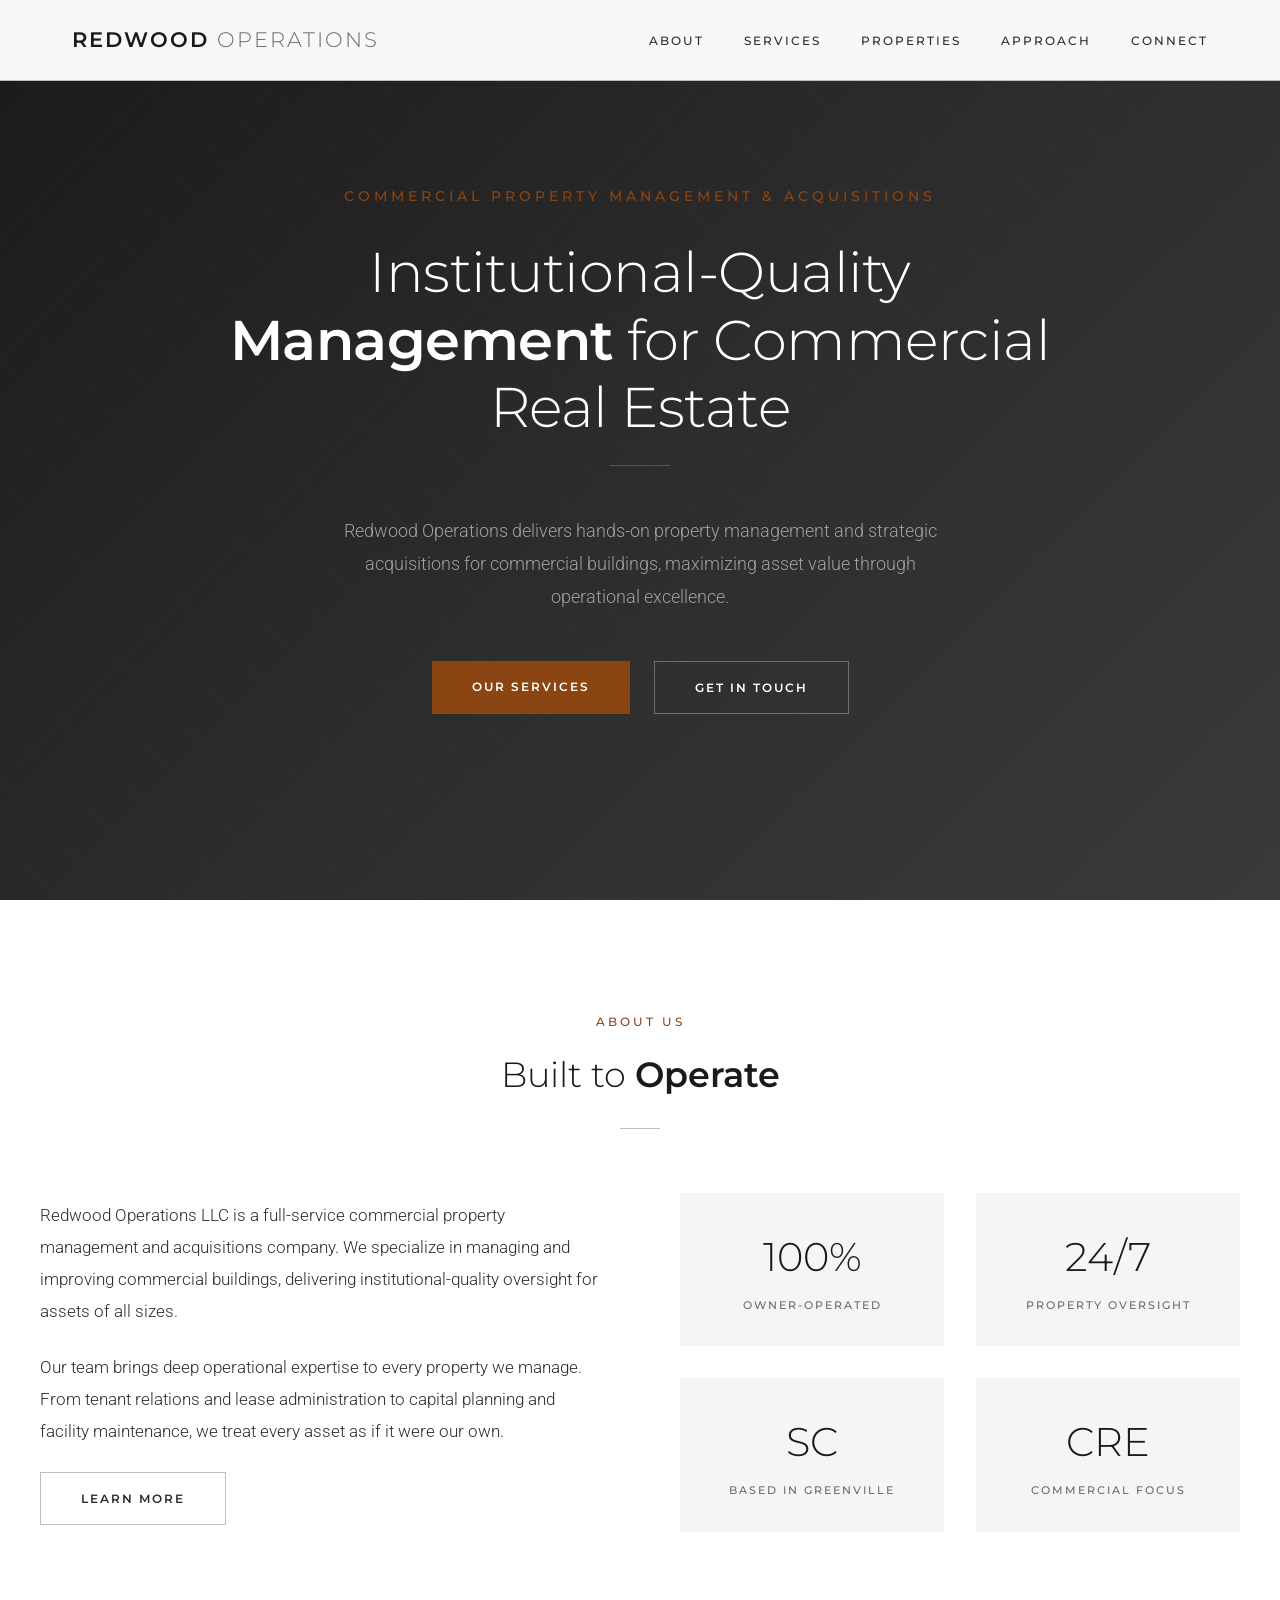
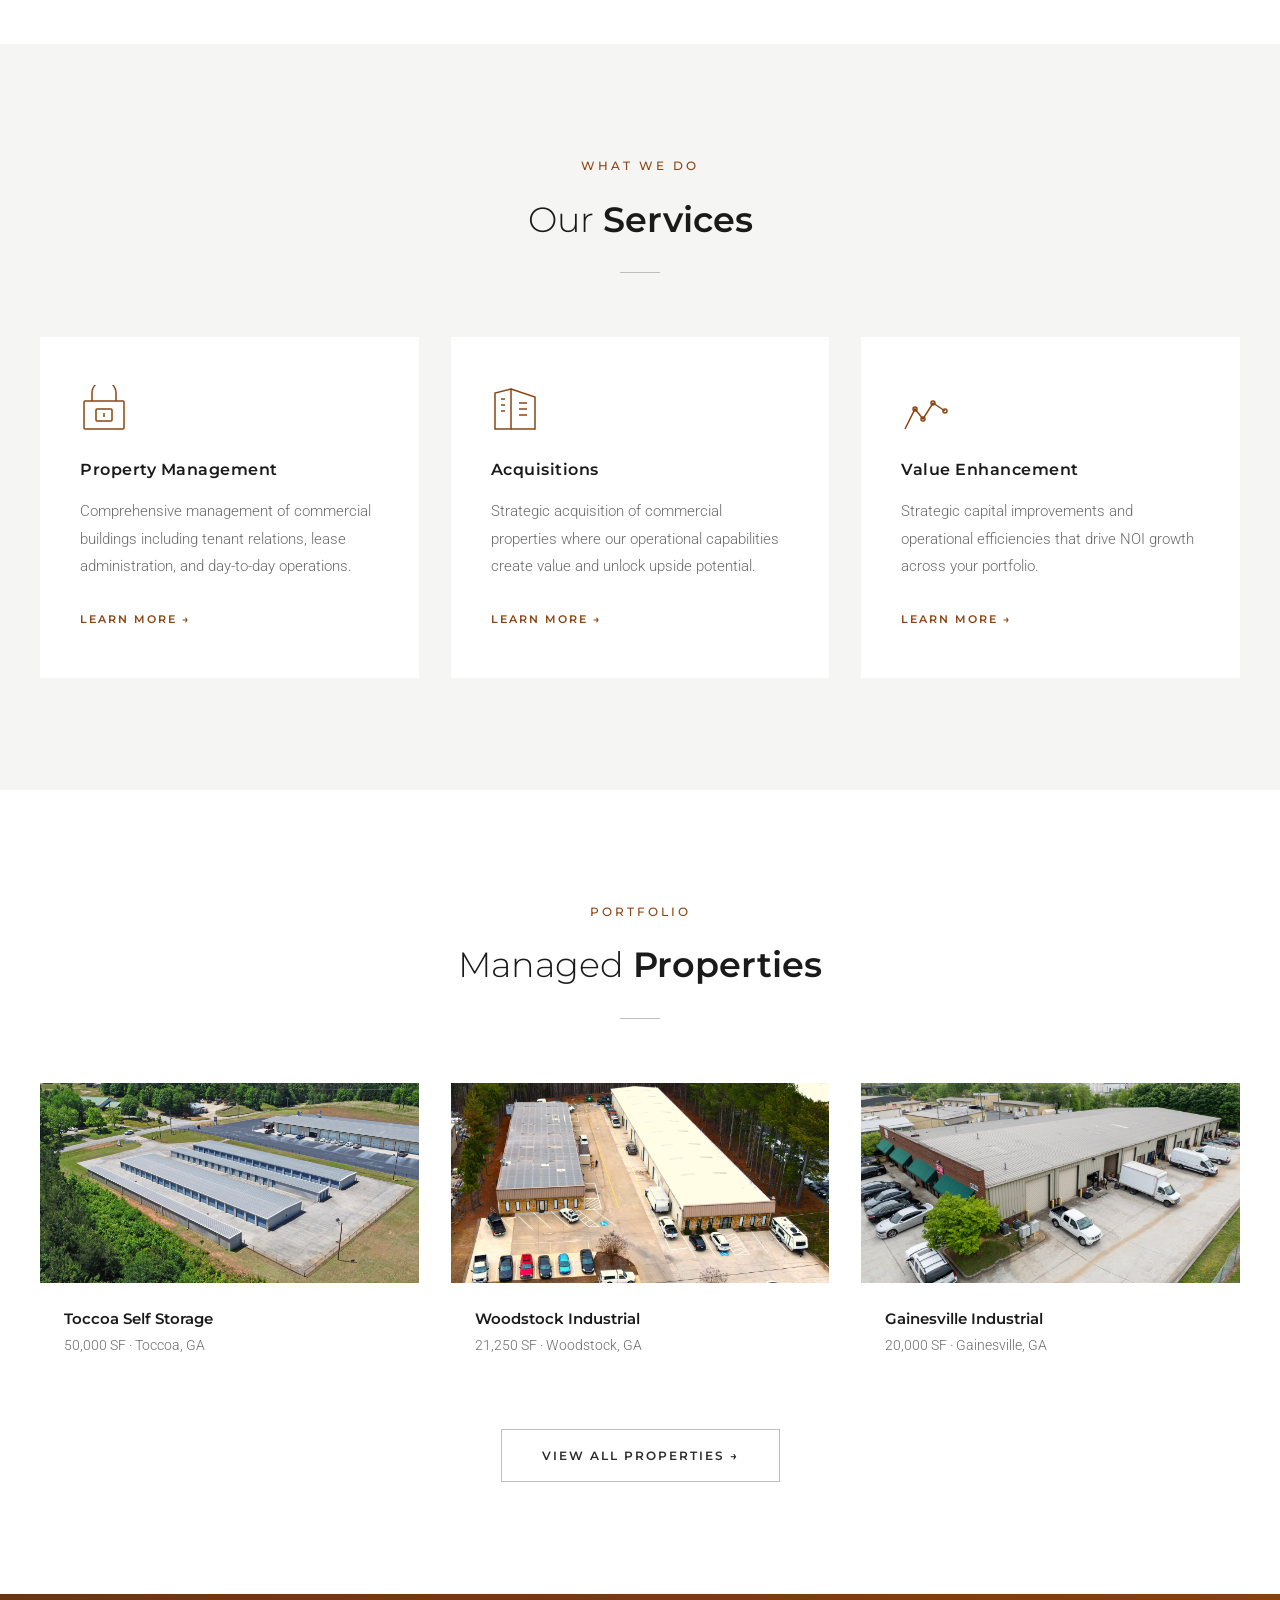
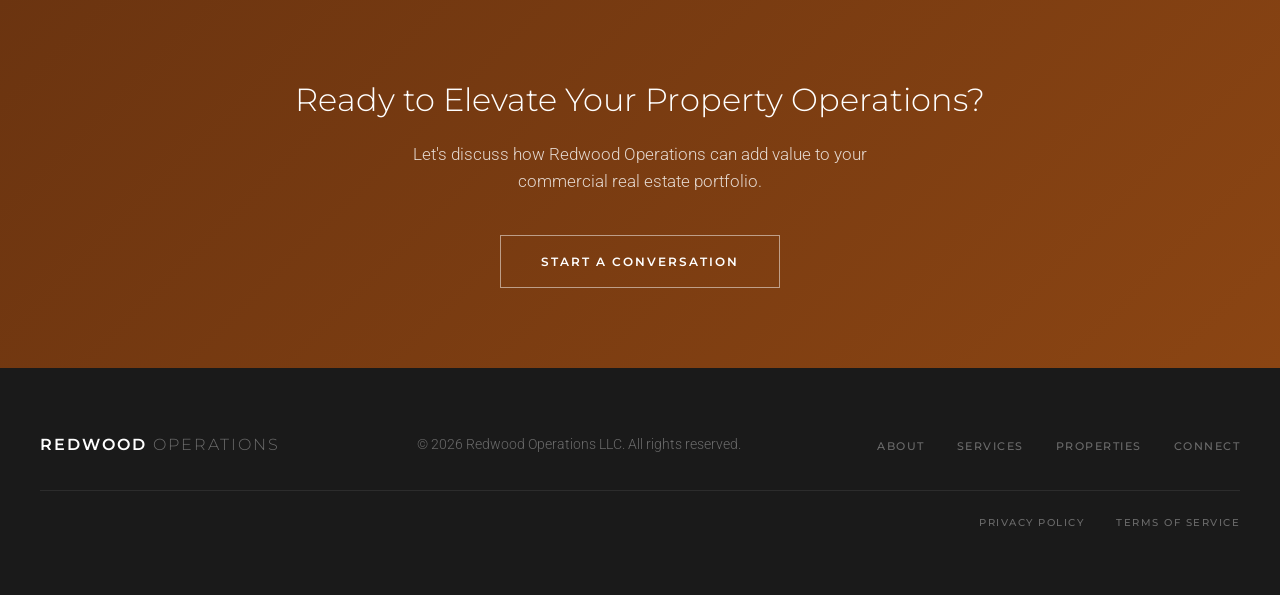
<file: index.html>
<!DOCTYPE html>
<html lang="en">
<head>
  <meta charset="UTF-8">
  <meta name="viewport" content="width=device-width, initial-scale=1.0">
  <title>Redwood Operations | Commercial Property Management & Acquisitions</title>
  <meta name="description" content="Redwood Operations LLC specializes in commercial property management and acquisitions, delivering institutional-quality oversight for commercial real estate assets.">
  <link rel="shortcut icon" type="image/x-icon" href="favicon.ico">
  <link rel="apple-touch-icon" href="apple-touch-icon.png">
  <link rel="preconnect" href="https://fonts.googleapis.com">
  <link rel="preconnect" href="https://fonts.gstatic.com" crossorigin>
  <link href="https://fonts.googleapis.com/css2?family=Montserrat:wght@300;400;500;600;700&family=Roboto:wght@300;400;500;700&display=swap" rel="stylesheet">
  <link rel="stylesheet" href="styles.css">
</head>
<body>

  <!-- Navigation -->
  <nav class="nav" id="nav">
    <div class="nav-inner">
      <a href="index.html" class="logo">Redwood <span>Operations</span></a>
      <ul class="nav-links" id="navLinks">
        <li><a href="about.html">About</a></li>
        <li><a href="services.html">Services</a></li>
        <li><a href="properties.html">Properties</a></li>
        <li><a href="approach.html">Approach</a></li>
        <li><a href="connect.html">Connect</a></li>
      </ul>
      <button class="mobile-toggle" id="mobileToggle" aria-label="Toggle navigation">
        <span></span>
        <span></span>
        <span></span>
      </button>
    </div>
  </nav>

  <!-- Hero -->
  <section class="hero" id="home">
    <div class="hero-content">
      <p class="hero-tagline">Commercial Property Management & Acquisitions</p>
      <h1>Institutional-Quality <strong>Management</strong> for Commercial Real Estate</h1>
      <div class="hero-divider"></div>
      <p class="hero-sub">Redwood Operations delivers hands-on property management and strategic acquisitions for commercial buildings, maximizing asset value through operational excellence.</p>
      <div class="btn-group">
        <a href="services.html" class="btn btn-primary">Our Services</a>
        <a href="connect.html" class="btn btn-outline">Get in Touch</a>
      </div>
    </div>
  </section>

  <!-- About Preview -->
  <section class="section about" id="about">
    <div class="section-inner">
      <div class="section-header">
        <p class="section-label">About Us</p>
        <h2 class="section-title">Built to <strong>Operate</strong></h2>
        <div class="section-divider"></div>
      </div>
      <div class="about-grid">
        <div class="about-text">
          <p>Redwood Operations LLC is a full-service commercial property management and acquisitions company. We specialize in managing and improving commercial buildings, delivering institutional-quality oversight for assets of all sizes.</p>
          <p>Our team brings deep operational expertise to every property we manage. From tenant relations and lease administration to capital planning and facility maintenance, we treat every asset as if it were our own.</p>
          <a href="about.html" class="btn btn-outline-dark">Learn More</a>
        </div>
        <div class="about-stats">
          <div class="stat">
            <div class="stat-number">100%</div>
            <div class="stat-label">Owner-Operated</div>
          </div>
          <div class="stat">
            <div class="stat-number">24/7</div>
            <div class="stat-label">Property Oversight</div>
          </div>
          <div class="stat">
            <div class="stat-number">SC</div>
            <div class="stat-label">Based in Greenville</div>
          </div>
          <div class="stat">
            <div class="stat-number">CRE</div>
            <div class="stat-label">Commercial Focus</div>
          </div>
        </div>
      </div>
    </div>
  </section>

  <!-- Services Preview -->
  <section class="section services">
    <div class="section-inner">
      <div class="section-header">
        <p class="section-label">What We Do</p>
        <h2 class="section-title">Our <strong>Services</strong></h2>
        <div class="section-divider"></div>
      </div>
      <div class="preview-grid">
        <a href="services.html" class="preview-card">
          <div class="service-icon">
            <svg viewBox="0 0 48 48" xmlns="http://www.w3.org/2000/svg">
              <rect x="4" y="16" width="40" height="28" rx="1"/>
              <path d="M12 16V8a12 12 0 0 1 24 0v8"/>
              <rect x="16" y="24" width="16" height="12" rx="1"/>
              <line x1="24" y1="28" x2="24" y2="32"/>
            </svg>
          </div>
          <h3>Property Management</h3>
          <p>Comprehensive management of commercial buildings including tenant relations, lease administration, and day-to-day operations.</p>
          <span class="card-link">Learn More &rarr;</span>
        </a>
        <a href="services.html" class="preview-card">
          <div class="service-icon">
            <svg viewBox="0 0 48 48" xmlns="http://www.w3.org/2000/svg">
              <path d="M4 44V8l16-4v40z"/>
              <path d="M20 4l24 8v32H20"/>
              <line x1="10" y1="14" x2="14" y2="14"/>
              <line x1="10" y1="20" x2="14" y2="20"/>
              <line x1="10" y1="26" x2="14" y2="26"/>
              <line x1="28" y1="18" x2="36" y2="18"/>
              <line x1="28" y1="24" x2="36" y2="24"/>
              <line x1="28" y1="30" x2="36" y2="30"/>
            </svg>
          </div>
          <h3>Acquisitions</h3>
          <p>Strategic acquisition of commercial properties where our operational capabilities create value and unlock upside potential.</p>
          <span class="card-link">Learn More &rarr;</span>
        </a>
        <a href="services.html" class="preview-card">
          <div class="service-icon">
            <svg viewBox="0 0 48 48" xmlns="http://www.w3.org/2000/svg">
              <path d="M4 44l10-20 8 10 10-16 12 8"/>
              <circle cx="14" cy="24" r="2"/>
              <circle cx="22" cy="34" r="2"/>
              <circle cx="32" cy="18" r="2"/>
              <circle cx="44" cy="26" r="2"/>
            </svg>
          </div>
          <h3>Value Enhancement</h3>
          <p>Strategic capital improvements and operational efficiencies that drive NOI growth across your portfolio.</p>
          <span class="card-link">Learn More &rarr;</span>
        </a>
      </div>
    </div>
  </section>

  <!-- Properties Preview -->
  <section class="section properties">
    <div class="section-inner">
      <div class="section-header">
        <p class="section-label">Portfolio</p>
        <h2 class="section-title">Managed <strong>Properties</strong></h2>
        <div class="section-divider"></div>
      </div>
      <div class="property-preview-grid">
        <div class="property-preview-card">
          <img src="images/toccoa-storage.jpg" alt="Toccoa Self Storage aerial view" class="property-preview-img">
          <div class="property-preview-body">
            <h3>Toccoa Self Storage</h3>
            <p>50,000 SF &middot; Toccoa, GA</p>
          </div>
        </div>
        <div class="property-preview-card">
          <img src="images/woodstock-industrial.jpg" alt="Woodstock Industrial aerial view" class="property-preview-img">
          <div class="property-preview-body">
            <h3>Woodstock Industrial</h3>
            <p>21,250 SF &middot; Woodstock, GA</p>
          </div>
        </div>
        <div class="property-preview-card">
          <img src="images/gainesville-industrial.jpg" alt="Gainesville Industrial aerial view" class="property-preview-img">
          <div class="property-preview-body">
            <h3>Gainesville Industrial</h3>
            <p>20,000 SF &middot; Gainesville, GA</p>
          </div>
        </div>
      </div>
      <div style="text-align: center; margin-top: 3rem;">
        <a href="properties.html" class="btn btn-outline-dark">View All Properties &rarr;</a>
      </div>
    </div>
  </section>

  <!-- CTA Banner -->
  <section class="cta-banner">
    <h2>Ready to Elevate Your Property Operations?</h2>
    <p>Let's discuss how Redwood Operations can add value to your commercial real estate portfolio.</p>
    <a href="connect.html" class="btn btn-outline">Start a Conversation</a>
  </section>

  <!-- Footer -->
  <footer class="footer">
    <div class="footer-inner">
      <a href="index.html" class="footer-logo">Redwood <span>Operations</span></a>
      <p class="footer-text">&copy; 2026 Redwood Operations LLC. All rights reserved.</p>
      <ul class="footer-links">
        <li><a href="about.html">About</a></li>
        <li><a href="services.html">Services</a></li>
        <li><a href="properties.html">Properties</a></li>
        <li><a href="connect.html">Connect</a></li>
      </ul>
    </div>
    <div class="footer-legal">
      <a href="privacy.html">Privacy Policy</a>
      <a href="terms.html">Terms of Service</a>
    </div>
  </footer>

  <script>
    const nav = document.getElementById('nav');
    window.addEventListener('scroll', () => {
      nav.classList.toggle('scrolled', window.scrollY > 50);
    });

    const mobileToggle = document.getElementById('mobileToggle');
    const navLinks = document.getElementById('navLinks');
    mobileToggle.addEventListener('click', () => {
      navLinks.classList.toggle('active');
    });

    navLinks.querySelectorAll('a').forEach(link => {
      link.addEventListener('click', () => {
        navLinks.classList.remove('active');
      });
    });
  </script>
</body>
</html>
</file>
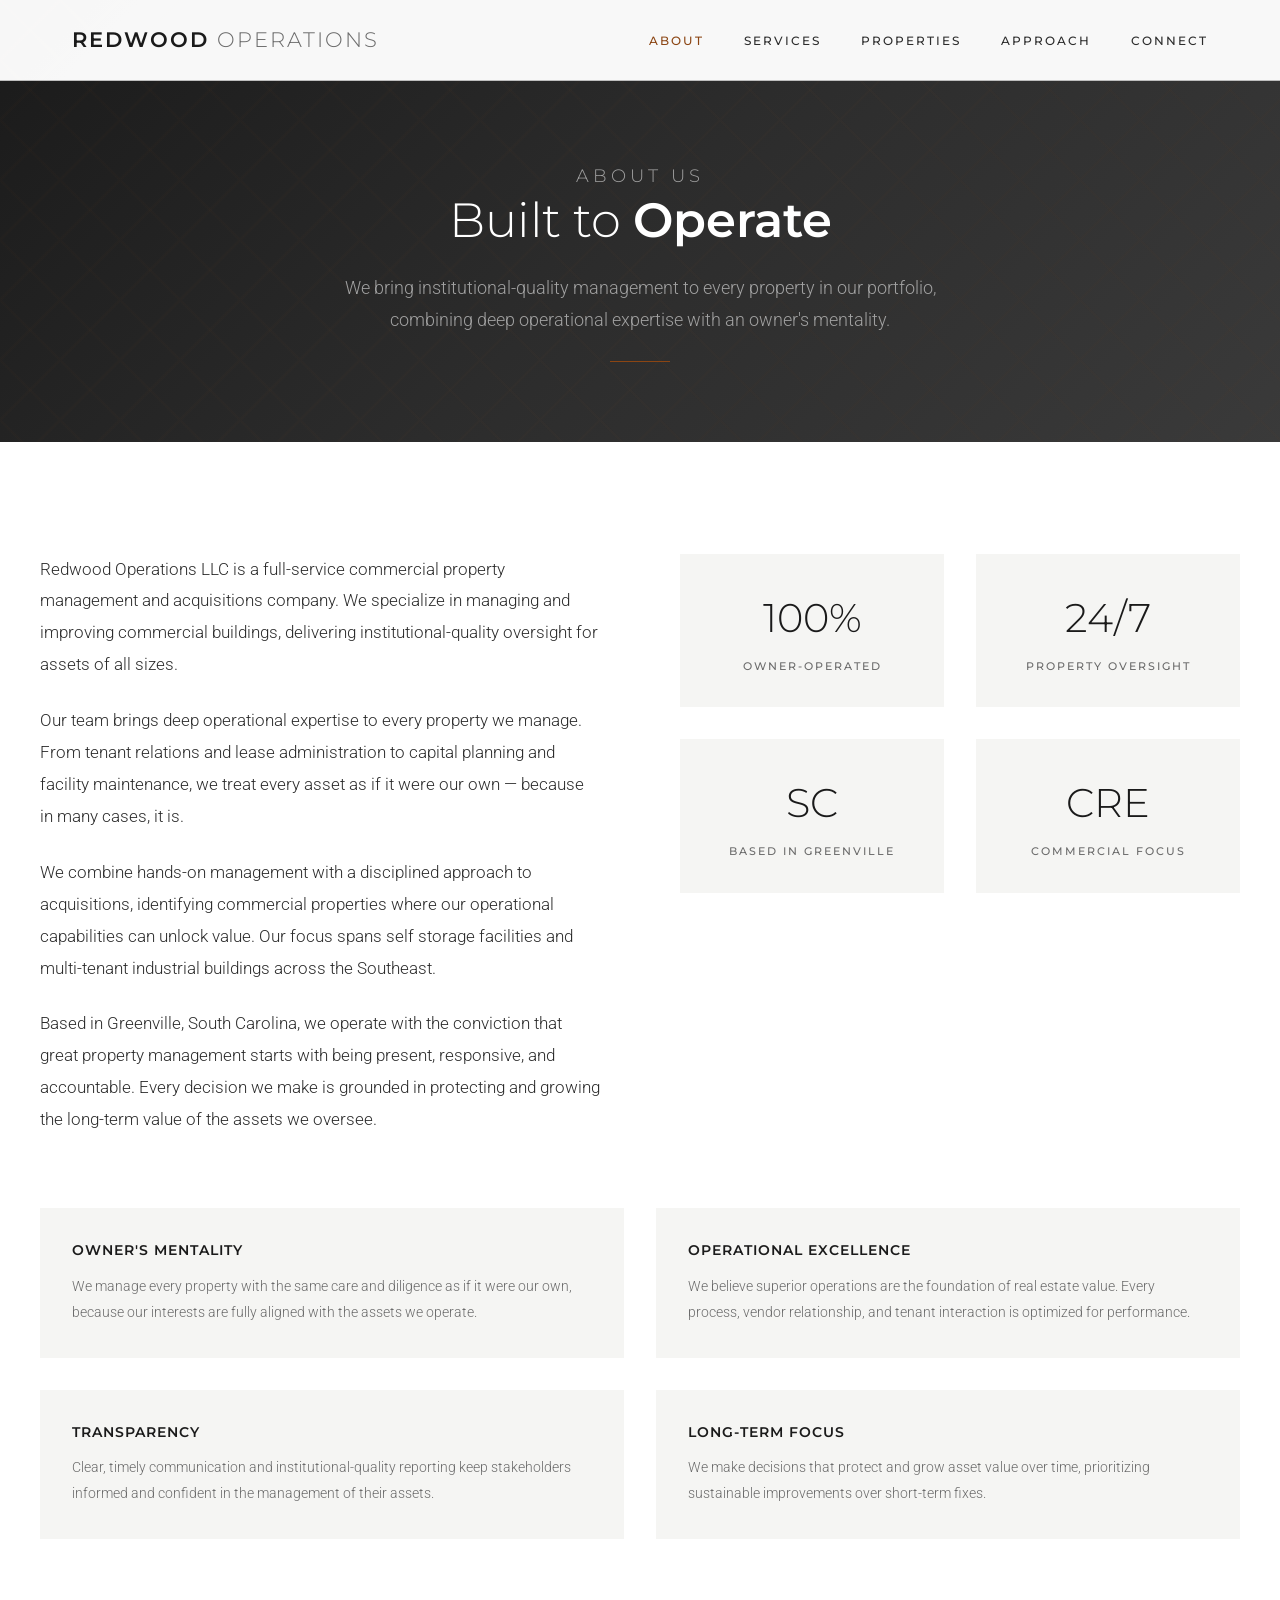
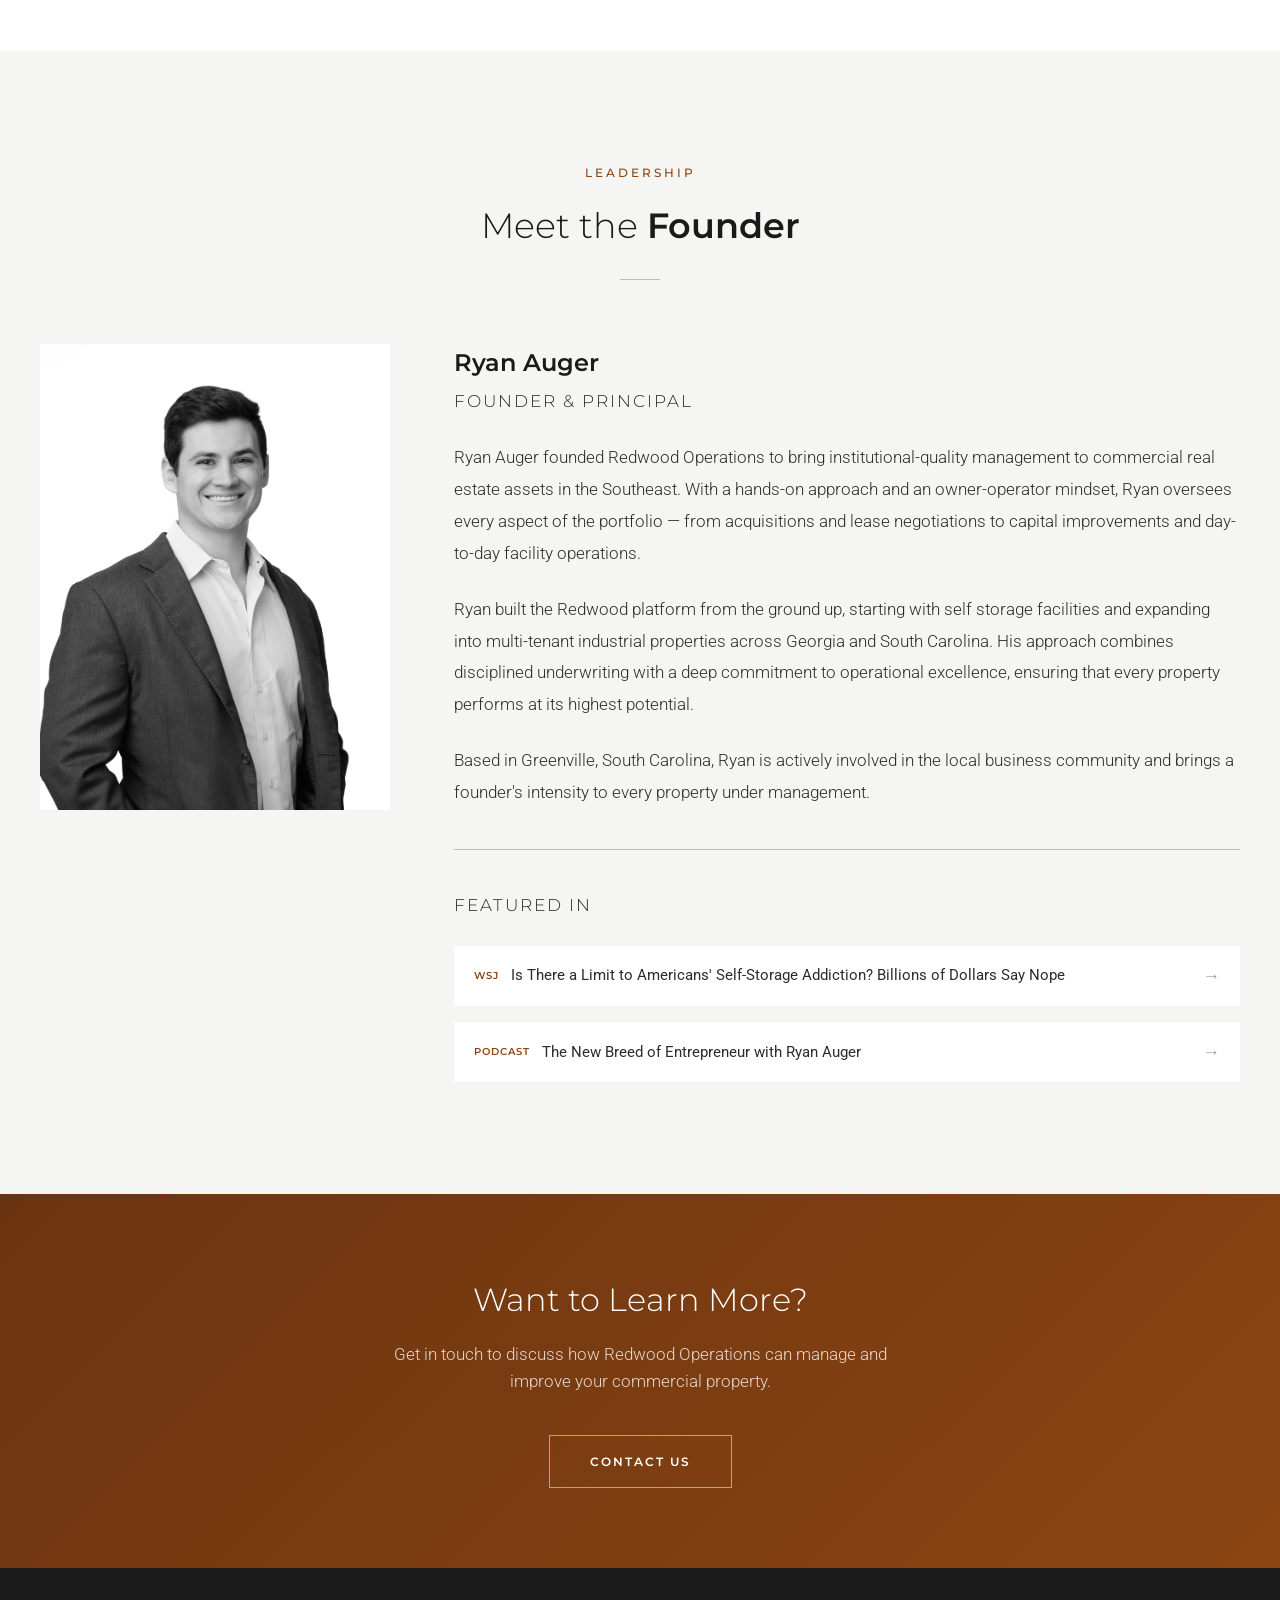
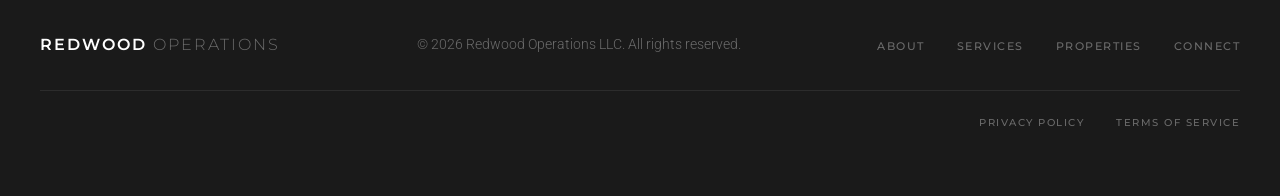
<file: about.html>
<!DOCTYPE html>
<html lang="en">
<head>
  <meta charset="UTF-8">
  <meta name="viewport" content="width=device-width, initial-scale=1.0">
  <title>About | Redwood Operations</title>
  <meta name="description" content="Learn about Redwood Operations LLC — a full-service commercial property management and acquisitions company based in Greenville, SC.">
  <link rel="shortcut icon" type="image/x-icon" href="favicon.ico">
  <link rel="apple-touch-icon" href="apple-touch-icon.png">
  <link rel="preconnect" href="https://fonts.googleapis.com">
  <link rel="preconnect" href="https://fonts.gstatic.com" crossorigin>
  <link href="https://fonts.googleapis.com/css2?family=Montserrat:wght@300;400;500;600;700&family=Roboto:wght@300;400;500;700&display=swap" rel="stylesheet">
  <link rel="stylesheet" href="styles.css">
</head>
<body>

  <!-- Navigation -->
  <nav class="nav" id="nav">
    <div class="nav-inner">
      <a href="index.html" class="logo">Redwood <span>Operations</span></a>
      <ul class="nav-links" id="navLinks">
        <li><a href="about.html" class="active">About</a></li>
        <li><a href="services.html">Services</a></li>
        <li><a href="properties.html">Properties</a></li>
        <li><a href="approach.html">Approach</a></li>
        <li><a href="connect.html">Connect</a></li>
      </ul>
      <button class="mobile-toggle" id="mobileToggle" aria-label="Toggle navigation">
        <span></span>
        <span></span>
        <span></span>
      </button>
    </div>
  </nav>

  <!-- Page Hero -->
  <section class="page-hero">
    <div class="page-hero-content">
      <p class="page-hero-label">About Us</p>
      <h1>Built to <strong>Operate</strong></h1>
      <p>We bring institutional-quality management to every property in our portfolio, combining deep operational expertise with an owner's mentality.</p>
      <div class="page-hero-divider"></div>
    </div>
  </section>

  <!-- About Detail -->
  <section class="section about">
    <div class="section-inner">
      <div class="about-detail-grid">
        <div class="about-detail-text">
          <p>Redwood Operations LLC is a full-service commercial property management and acquisitions company. We specialize in managing and improving commercial buildings, delivering institutional-quality oversight for assets of all sizes.</p>
          <p>Our team brings deep operational expertise to every property we manage. From tenant relations and lease administration to capital planning and facility maintenance, we treat every asset as if it were our own — because in many cases, it is.</p>
          <p>We combine hands-on management with a disciplined approach to acquisitions, identifying commercial properties where our operational capabilities can unlock value. Our focus spans self storage facilities and multi-tenant industrial buildings across the Southeast.</p>
          <p>Based in Greenville, South Carolina, we operate with the conviction that great property management starts with being present, responsive, and accountable. Every decision we make is grounded in protecting and growing the long-term value of the assets we oversee.</p>
        </div>
        <div class="about-stats">
          <div class="stat">
            <div class="stat-number">100%</div>
            <div class="stat-label">Owner-Operated</div>
          </div>
          <div class="stat">
            <div class="stat-number">24/7</div>
            <div class="stat-label">Property Oversight</div>
          </div>
          <div class="stat">
            <div class="stat-number">SC</div>
            <div class="stat-label">Based in Greenville</div>
          </div>
          <div class="stat">
            <div class="stat-number">CRE</div>
            <div class="stat-label">Commercial Focus</div>
          </div>
        </div>
      </div>

      <div class="about-values">
        <div class="value-card">
          <h3>Owner's Mentality</h3>
          <p>We manage every property with the same care and diligence as if it were our own, because our interests are fully aligned with the assets we operate.</p>
        </div>
        <div class="value-card">
          <h3>Operational Excellence</h3>
          <p>We believe superior operations are the foundation of real estate value. Every process, vendor relationship, and tenant interaction is optimized for performance.</p>
        </div>
        <div class="value-card">
          <h3>Transparency</h3>
          <p>Clear, timely communication and institutional-quality reporting keep stakeholders informed and confident in the management of their assets.</p>
        </div>
        <div class="value-card">
          <h3>Long-Term Focus</h3>
          <p>We make decisions that protect and grow asset value over time, prioritizing sustainable improvements over short-term fixes.</p>
        </div>
      </div>
    </div>
  </section>

  <!-- Founder -->
  <section class="section founder-section">
    <div class="section-inner">
      <div class="section-header">
        <p class="section-label">Leadership</p>
        <h2 class="section-title">Meet the <strong>Founder</strong></h2>
        <div class="section-divider"></div>
      </div>
      <div class="founder-grid">
        <img src="images/ryan-auger.jpg" alt="Ryan Auger, Founder of Redwood Operations" class="founder-photo">
        <div class="founder-text">
          <h3>Ryan Auger</h3>
          <p class="founder-role">Founder & Principal</p>
          <p>Ryan Auger founded Redwood Operations to bring institutional-quality management to commercial real estate assets in the Southeast. With a hands-on approach and an owner-operator mindset, Ryan oversees every aspect of the portfolio — from acquisitions and lease negotiations to capital improvements and day-to-day facility operations.</p>
          <p>Ryan built the Redwood platform from the ground up, starting with self storage facilities and expanding into multi-tenant industrial properties across Georgia and South Carolina. His approach combines disciplined underwriting with a deep commitment to operational excellence, ensuring that every property performs at its highest potential.</p>
          <p>Based in Greenville, South Carolina, Ryan is actively involved in the local business community and brings a founder's intensity to every property under management.</p>

          <div class="press-section">
            <p class="press-label">Featured In</p>
            <ul class="press-list">
              <li>
                <a href="https://www.wsj.com/articles/self-storage-addiction-investors-80e0a14b" target="_blank" rel="noopener" class="press-link">
                  <span class="press-link-source">WSJ</span>
                  <span class="press-link-title">Is There a Limit to Americans' Self-Storage Addiction? Billions of Dollars Say Nope</span>
                  <span class="press-link-arrow">&rarr;</span>
                </a>
              </li>
              <li>
                <a href="https://tonalaw.com/podcast/018/" target="_blank" rel="noopener" class="press-link">
                  <span class="press-link-source">Podcast</span>
                  <span class="press-link-title">The New Breed of Entrepreneur with Ryan Auger</span>
                  <span class="press-link-arrow">&rarr;</span>
                </a>
              </li>
            </ul>
          </div>
        </div>
      </div>
    </div>
  </section>

  <!-- CTA Banner -->
  <section class="cta-banner">
    <h2>Want to Learn More?</h2>
    <p>Get in touch to discuss how Redwood Operations can manage and improve your commercial property.</p>
    <a href="connect.html" class="btn btn-outline">Contact Us</a>
  </section>

  <!-- Footer -->
  <footer class="footer">
    <div class="footer-inner">
      <a href="index.html" class="footer-logo">Redwood <span>Operations</span></a>
      <p class="footer-text">&copy; 2026 Redwood Operations LLC. All rights reserved.</p>
      <ul class="footer-links">
        <li><a href="about.html">About</a></li>
        <li><a href="services.html">Services</a></li>
        <li><a href="properties.html">Properties</a></li>
        <li><a href="connect.html">Connect</a></li>
      </ul>
    </div>
    <div class="footer-legal">
      <a href="privacy.html">Privacy Policy</a>
      <a href="terms.html">Terms of Service</a>
    </div>
  </footer>

  <script>
    const nav = document.getElementById('nav');
    window.addEventListener('scroll', () => {
      nav.classList.toggle('scrolled', window.scrollY > 50);
    });

    const mobileToggle = document.getElementById('mobileToggle');
    const navLinks = document.getElementById('navLinks');
    mobileToggle.addEventListener('click', () => {
      navLinks.classList.toggle('active');
    });

    navLinks.querySelectorAll('a').forEach(link => {
      link.addEventListener('click', () => {
        navLinks.classList.remove('active');
      });
    });
  </script>
</body>
</html>
</file>
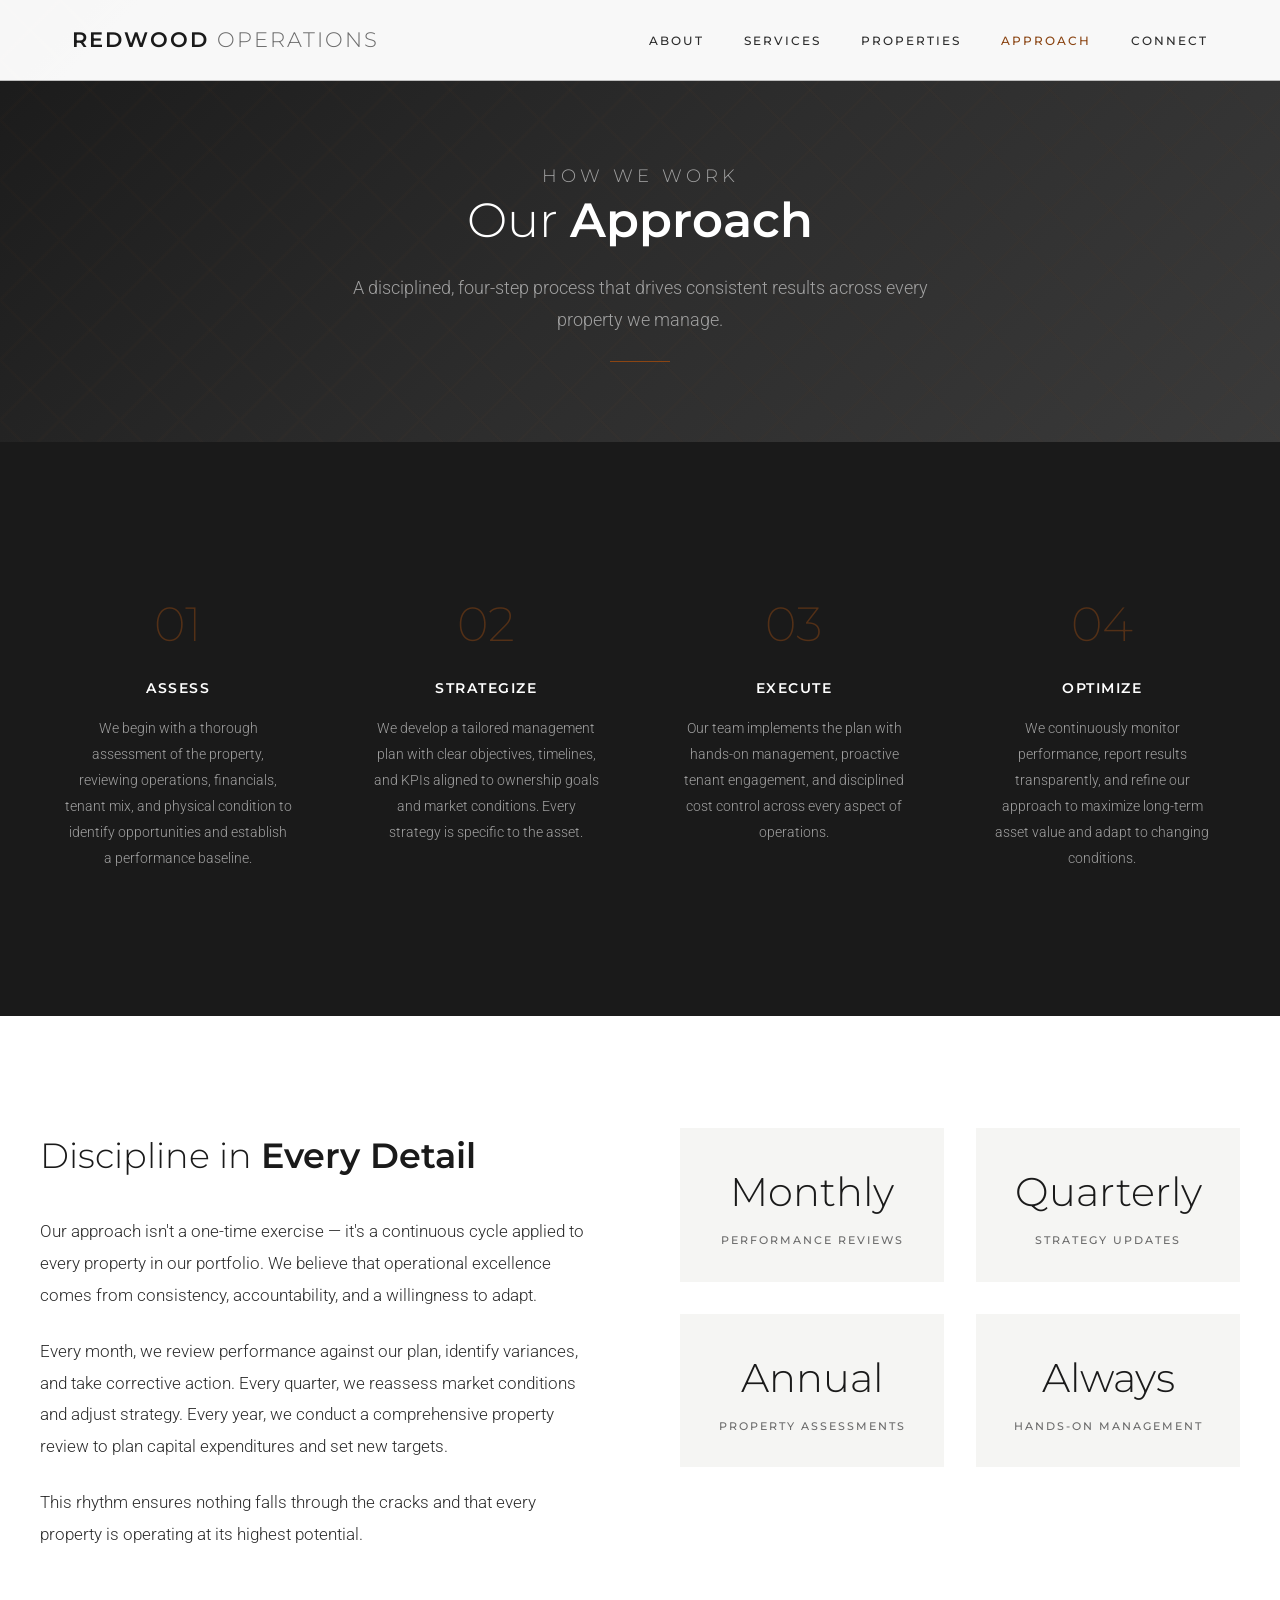
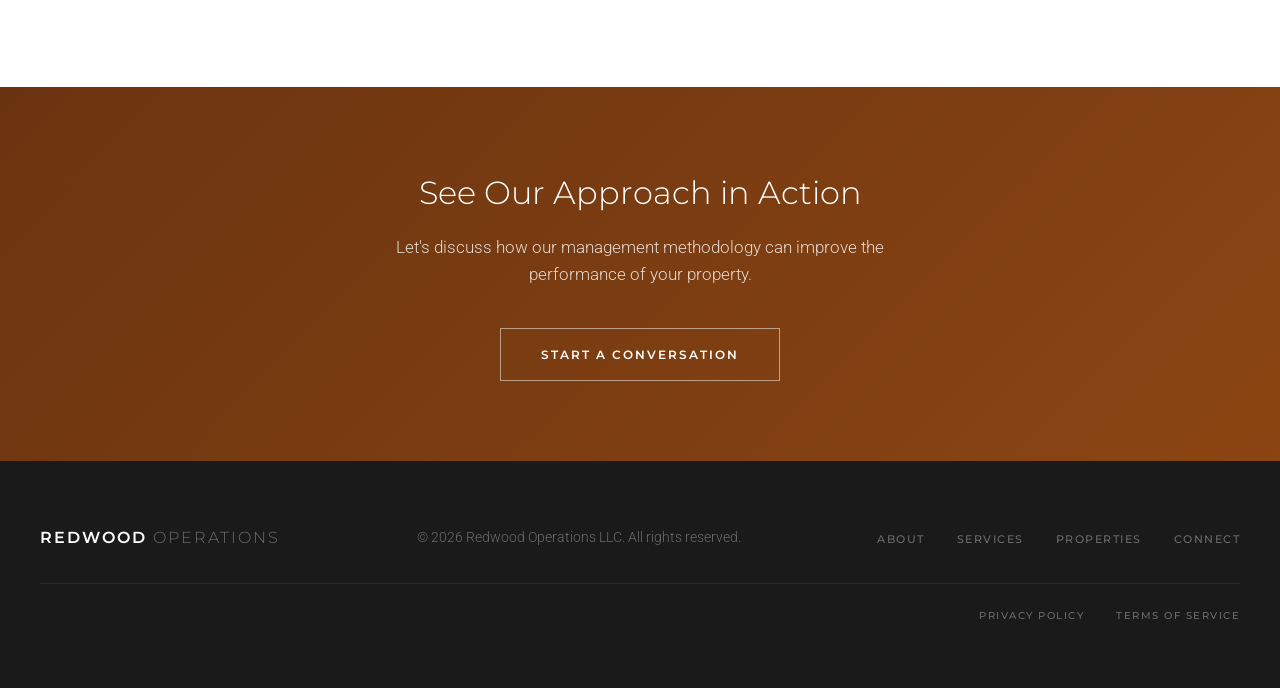
<file: approach.html>
<!DOCTYPE html>
<html lang="en">
<head>
  <meta charset="UTF-8">
  <meta name="viewport" content="width=device-width, initial-scale=1.0">
  <title>Approach | Redwood Operations</title>
  <meta name="description" content="Learn about Redwood Operations' four-step approach to commercial property management — Assess, Strategize, Execute, and Optimize.">
  <link rel="shortcut icon" type="image/x-icon" href="favicon.ico">
  <link rel="apple-touch-icon" href="apple-touch-icon.png">
  <link rel="preconnect" href="https://fonts.googleapis.com">
  <link rel="preconnect" href="https://fonts.gstatic.com" crossorigin>
  <link href="https://fonts.googleapis.com/css2?family=Montserrat:wght@300;400;500;600;700&family=Roboto:wght@300;400;500;700&display=swap" rel="stylesheet">
  <link rel="stylesheet" href="styles.css">
</head>
<body>

  <!-- Navigation -->
  <nav class="nav" id="nav">
    <div class="nav-inner">
      <a href="index.html" class="logo">Redwood <span>Operations</span></a>
      <ul class="nav-links" id="navLinks">
        <li><a href="about.html">About</a></li>
        <li><a href="services.html">Services</a></li>
        <li><a href="properties.html">Properties</a></li>
        <li><a href="approach.html" class="active">Approach</a></li>
        <li><a href="connect.html">Connect</a></li>
      </ul>
      <button class="mobile-toggle" id="mobileToggle" aria-label="Toggle navigation">
        <span></span>
        <span></span>
        <span></span>
      </button>
    </div>
  </nav>

  <!-- Page Hero -->
  <section class="page-hero">
    <div class="page-hero-content">
      <p class="page-hero-label">How We Work</p>
      <h1>Our <strong>Approach</strong></h1>
      <p>A disciplined, four-step process that drives consistent results across every property we manage.</p>
      <div class="page-hero-divider"></div>
    </div>
  </section>

  <!-- Approach -->
  <section class="section approach">
    <div class="section-inner">
      <div class="approach-grid">
        <div class="approach-step">
          <div class="step-number">01</div>
          <h3>Assess</h3>
          <p>We begin with a thorough assessment of the property, reviewing operations, financials, tenant mix, and physical condition to identify opportunities and establish a performance baseline.</p>
        </div>
        <div class="approach-step">
          <div class="step-number">02</div>
          <h3>Strategize</h3>
          <p>We develop a tailored management plan with clear objectives, timelines, and KPIs aligned to ownership goals and market conditions. Every strategy is specific to the asset.</p>
        </div>
        <div class="approach-step">
          <div class="step-number">03</div>
          <h3>Execute</h3>
          <p>Our team implements the plan with hands-on management, proactive tenant engagement, and disciplined cost control across every aspect of operations.</p>
        </div>
        <div class="approach-step">
          <div class="step-number">04</div>
          <h3>Optimize</h3>
          <p>We continuously monitor performance, report results transparently, and refine our approach to maximize long-term asset value and adapt to changing conditions.</p>
        </div>
      </div>
    </div>
  </section>

  <!-- Detail Section -->
  <section class="section" style="background: var(--color-white);">
    <div class="section-inner">
      <div class="about-detail-grid">
        <div class="about-detail-text">
          <h2 class="section-title" style="text-align: left; margin-bottom: 2rem;">Discipline in <strong>Every Detail</strong></h2>
          <p>Our approach isn't a one-time exercise — it's a continuous cycle applied to every property in our portfolio. We believe that operational excellence comes from consistency, accountability, and a willingness to adapt.</p>
          <p>Every month, we review performance against our plan, identify variances, and take corrective action. Every quarter, we reassess market conditions and adjust strategy. Every year, we conduct a comprehensive property review to plan capital expenditures and set new targets.</p>
          <p>This rhythm ensures nothing falls through the cracks and that every property is operating at its highest potential.</p>
        </div>
        <div class="about-stats">
          <div class="stat">
            <div class="stat-number">Monthly</div>
            <div class="stat-label">Performance Reviews</div>
          </div>
          <div class="stat">
            <div class="stat-number">Quarterly</div>
            <div class="stat-label">Strategy Updates</div>
          </div>
          <div class="stat">
            <div class="stat-number">Annual</div>
            <div class="stat-label">Property Assessments</div>
          </div>
          <div class="stat">
            <div class="stat-number">Always</div>
            <div class="stat-label">Hands-On Management</div>
          </div>
        </div>
      </div>
    </div>
  </section>

  <!-- CTA Banner -->
  <section class="cta-banner">
    <h2>See Our Approach in Action</h2>
    <p>Let's discuss how our management methodology can improve the performance of your property.</p>
    <a href="connect.html" class="btn btn-outline">Start a Conversation</a>
  </section>

  <!-- Footer -->
  <footer class="footer">
    <div class="footer-inner">
      <a href="index.html" class="footer-logo">Redwood <span>Operations</span></a>
      <p class="footer-text">&copy; 2026 Redwood Operations LLC. All rights reserved.</p>
      <ul class="footer-links">
        <li><a href="about.html">About</a></li>
        <li><a href="services.html">Services</a></li>
        <li><a href="properties.html">Properties</a></li>
        <li><a href="connect.html">Connect</a></li>
      </ul>
    </div>
    <div class="footer-legal">
      <a href="privacy.html">Privacy Policy</a>
      <a href="terms.html">Terms of Service</a>
    </div>
  </footer>

  <script>
    const nav = document.getElementById('nav');
    window.addEventListener('scroll', () => {
      nav.classList.toggle('scrolled', window.scrollY > 50);
    });

    const mobileToggle = document.getElementById('mobileToggle');
    const navLinks = document.getElementById('navLinks');
    mobileToggle.addEventListener('click', () => {
      navLinks.classList.toggle('active');
    });

    navLinks.querySelectorAll('a').forEach(link => {
      link.addEventListener('click', () => {
        navLinks.classList.remove('active');
      });
    });
  </script>
</body>
</html>
</file>
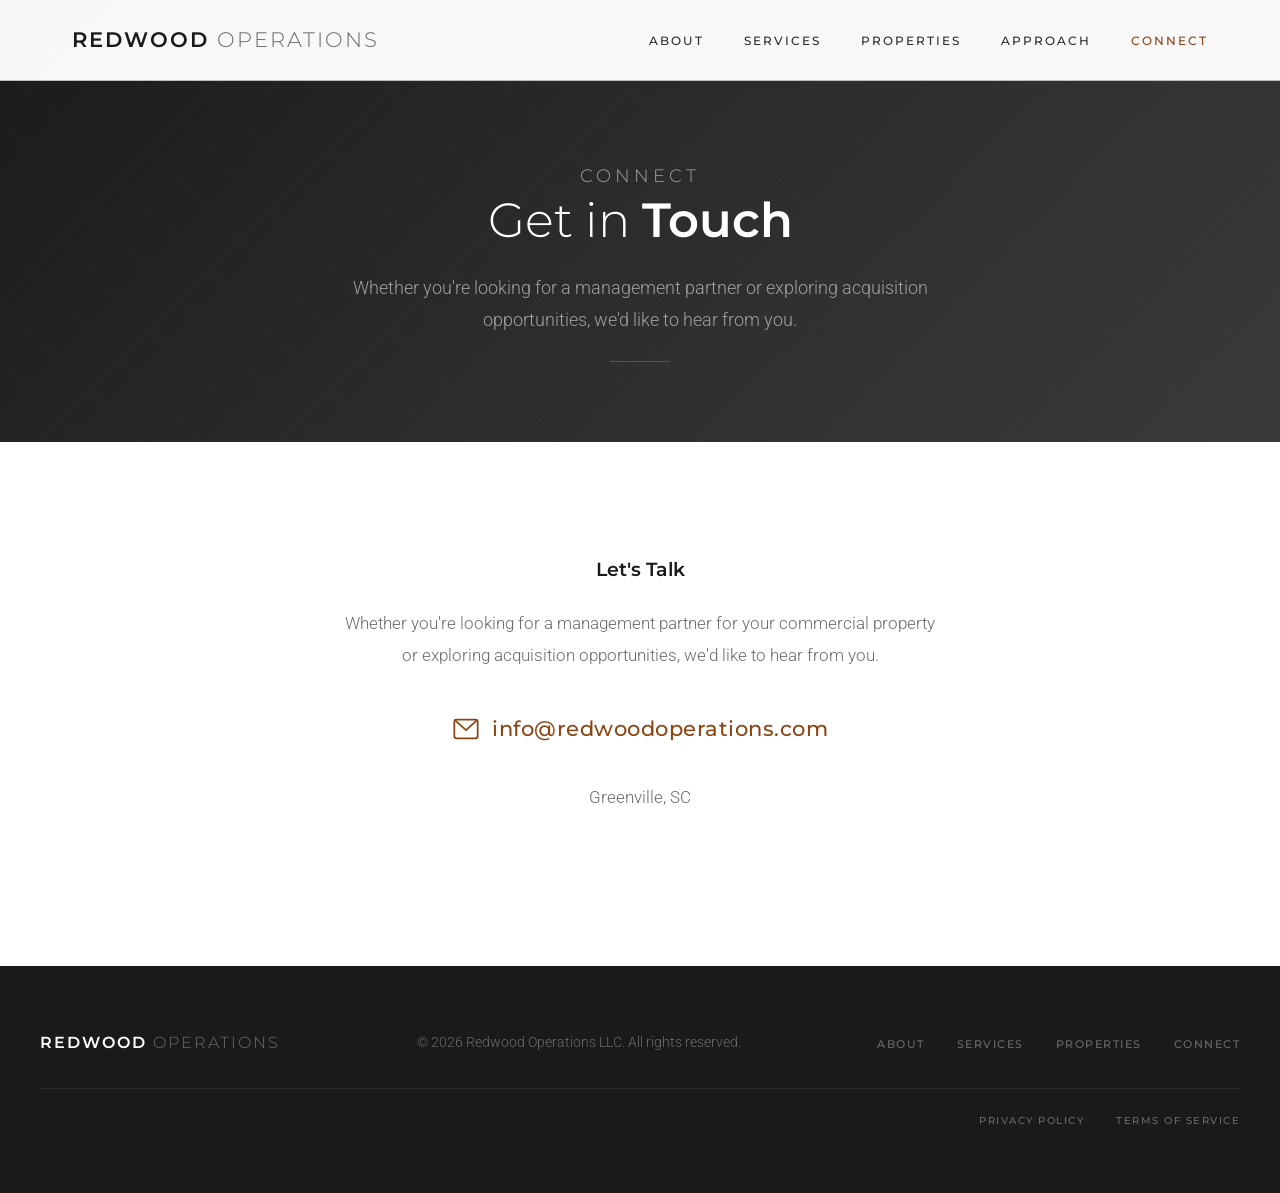
<file: connect.html>
<!DOCTYPE html>
<html lang="en">
<head>
  <meta charset="UTF-8">
  <meta name="viewport" content="width=device-width, initial-scale=1.0">
  <title>Connect | Redwood Operations</title>
  <meta name="description" content="Get in touch with Redwood Operations for commercial property management, acquisitions, or partnership opportunities.">
  <link rel="shortcut icon" type="image/x-icon" href="favicon.ico">
  <link rel="apple-touch-icon" href="apple-touch-icon.png">
  <link rel="preconnect" href="https://fonts.googleapis.com">
  <link rel="preconnect" href="https://fonts.gstatic.com" crossorigin>
  <link href="https://fonts.googleapis.com/css2?family=Montserrat:wght@300;400;500;600;700&family=Roboto:wght@300;400;500;700&display=swap" rel="stylesheet">
  <link rel="stylesheet" href="styles.css">
</head>
<body>

  <!-- Navigation -->
  <nav class="nav" id="nav">
    <div class="nav-inner">
      <a href="index.html" class="logo">Redwood <span>Operations</span></a>
      <ul class="nav-links" id="navLinks">
        <li><a href="about.html">About</a></li>
        <li><a href="services.html">Services</a></li>
        <li><a href="properties.html">Properties</a></li>
        <li><a href="approach.html">Approach</a></li>
        <li><a href="connect.html" class="active">Connect</a></li>
      </ul>
      <button class="mobile-toggle" id="mobileToggle" aria-label="Toggle navigation">
        <span></span>
        <span></span>
        <span></span>
      </button>
    </div>
  </nav>

  <!-- Page Hero -->
  <section class="page-hero">
    <div class="page-hero-content">
      <p class="page-hero-label">Connect</p>
      <h1>Get in <strong>Touch</strong></h1>
      <p>Whether you're looking for a management partner or exploring acquisition opportunities, we'd like to hear from you.</p>
      <div class="page-hero-divider"></div>
    </div>
  </section>

  <!-- Contact -->
  <section class="section contact">
    <div class="section-inner">
      <div class="contact-simple">
        <h3>Let's Talk</h3>
        <p>Whether you're looking for a management partner for your commercial property or exploring acquisition opportunities, we'd like to hear from you.</p>
        <a href="mailto:info@redwoodoperations.com" class="contact-email-link">
          <svg viewBox="0 0 24 24" xmlns="http://www.w3.org/2000/svg">
            <rect x="2" y="4" width="20" height="16" rx="2"/>
            <polyline points="22,4 12,13 2,4"/>
          </svg>
          info@redwoodoperations.com
        </a>
        <p class="contact-location">Greenville, SC</p>
      </div>
    </div>
  </section>

  <!-- Footer -->
  <footer class="footer">
    <div class="footer-inner">
      <a href="index.html" class="footer-logo">Redwood <span>Operations</span></a>
      <p class="footer-text">&copy; 2026 Redwood Operations LLC. All rights reserved.</p>
      <ul class="footer-links">
        <li><a href="about.html">About</a></li>
        <li><a href="services.html">Services</a></li>
        <li><a href="properties.html">Properties</a></li>
        <li><a href="connect.html">Connect</a></li>
      </ul>
    </div>
    <div class="footer-legal">
      <a href="privacy.html">Privacy Policy</a>
      <a href="terms.html">Terms of Service</a>
    </div>
  </footer>

  <script>
    const nav = document.getElementById('nav');
    window.addEventListener('scroll', () => {
      nav.classList.toggle('scrolled', window.scrollY > 50);
    });

    const mobileToggle = document.getElementById('mobileToggle');
    const navLinks = document.getElementById('navLinks');
    mobileToggle.addEventListener('click', () => {
      navLinks.classList.toggle('active');
    });

    navLinks.querySelectorAll('a').forEach(link => {
      link.addEventListener('click', () => {
        navLinks.classList.remove('active');
      });
    });
  </script>
</body>
</html>
</file>
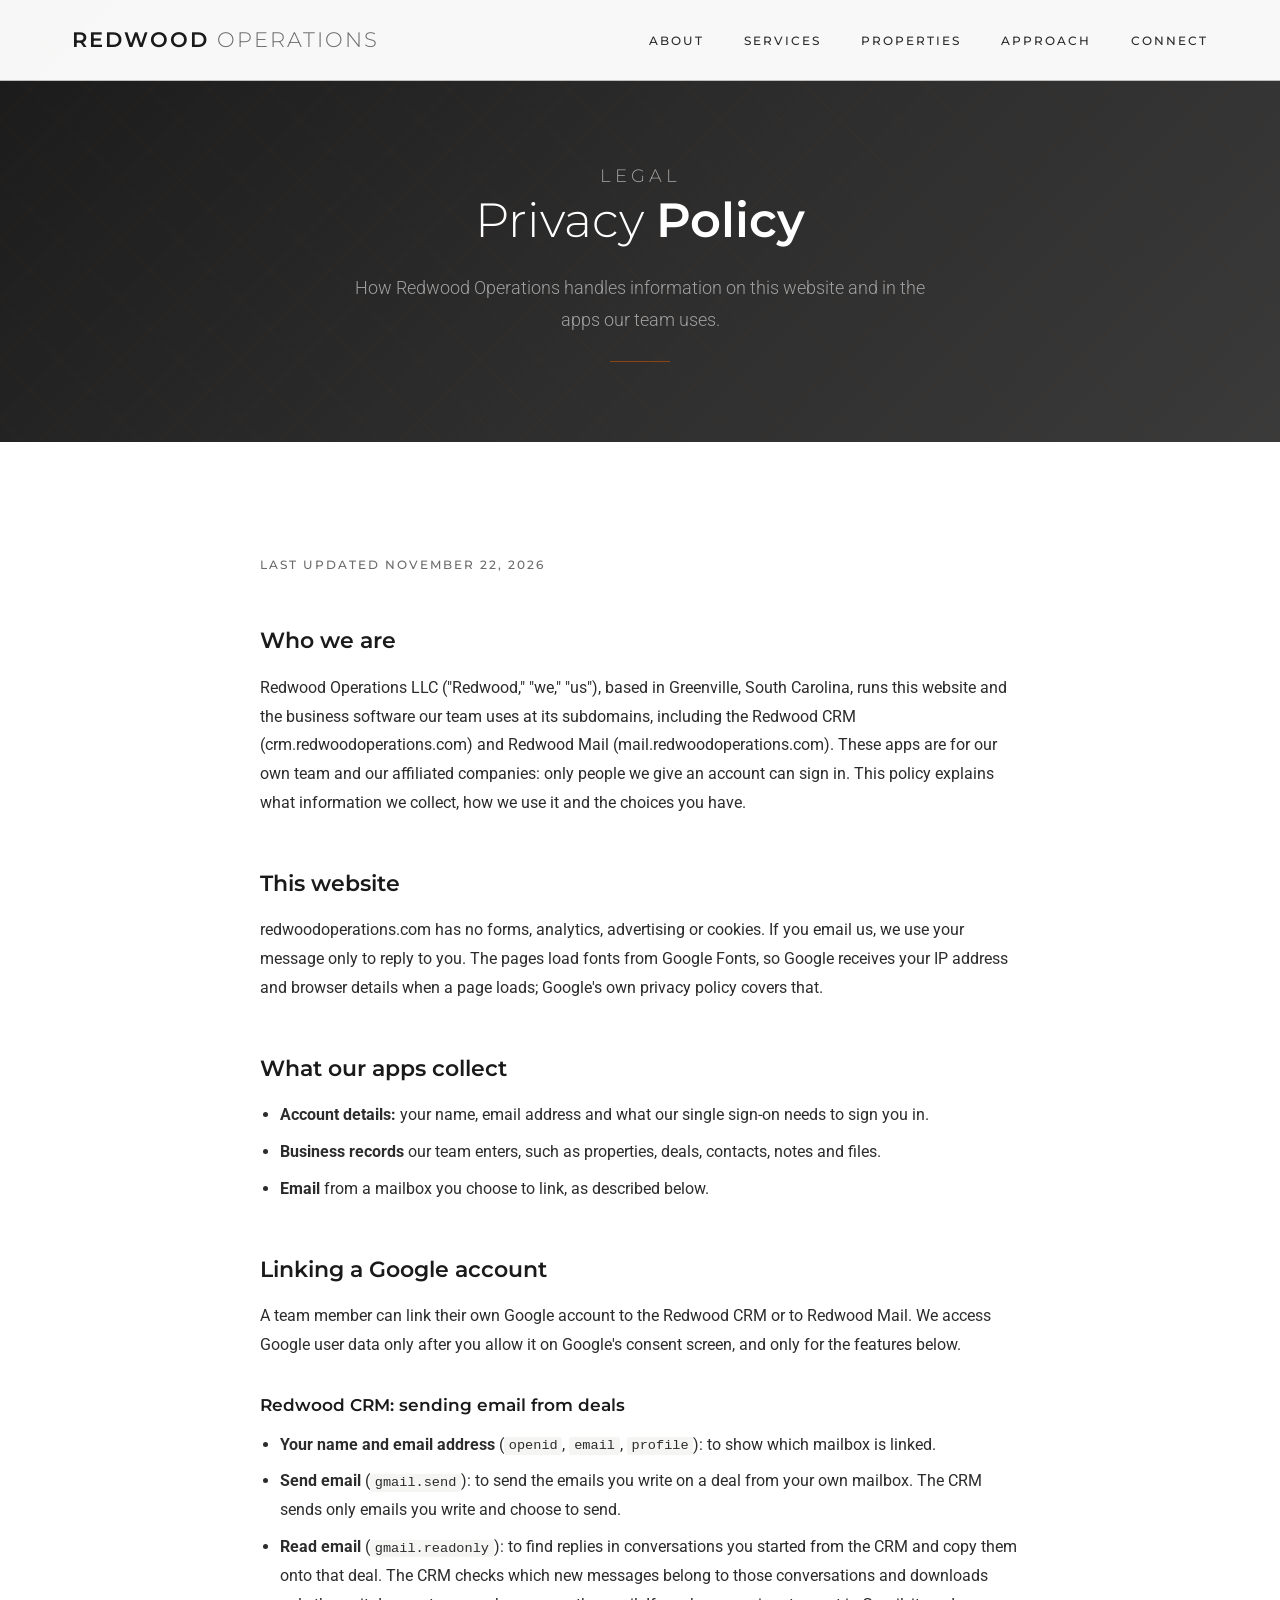
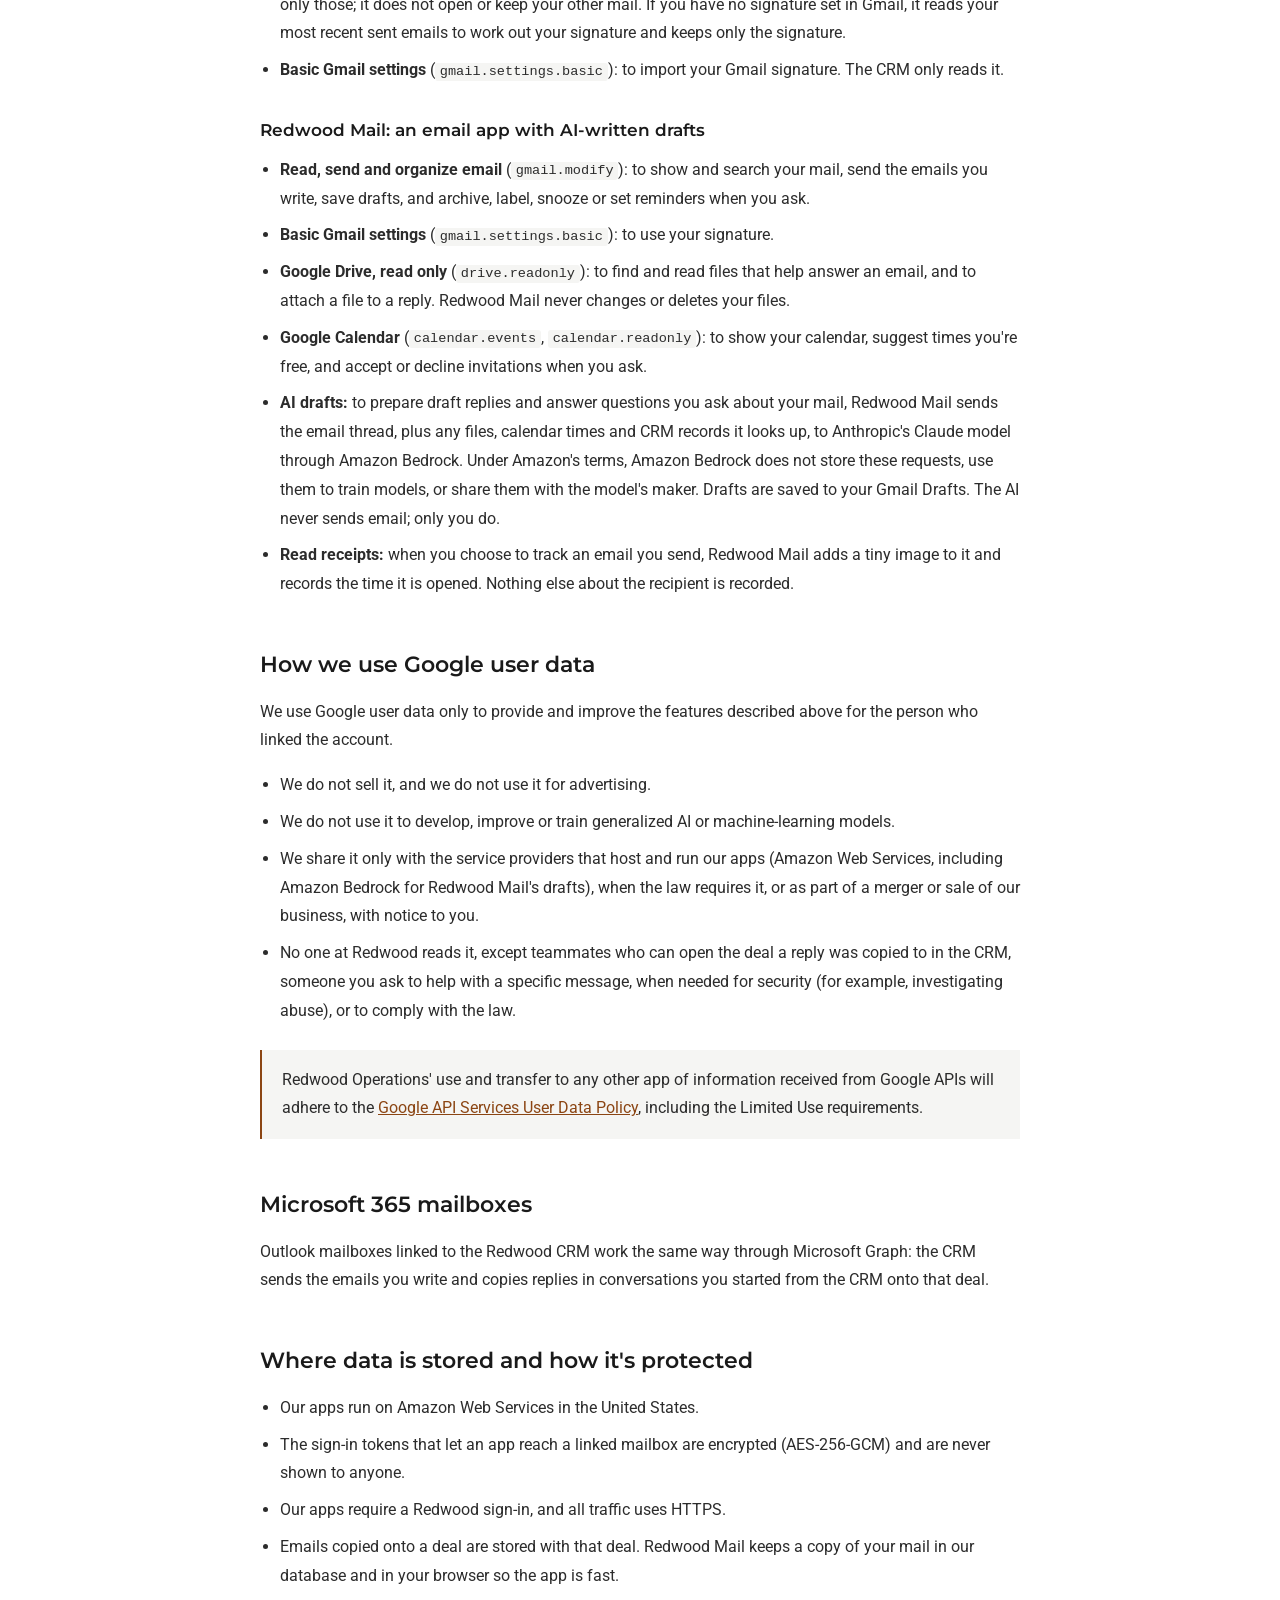
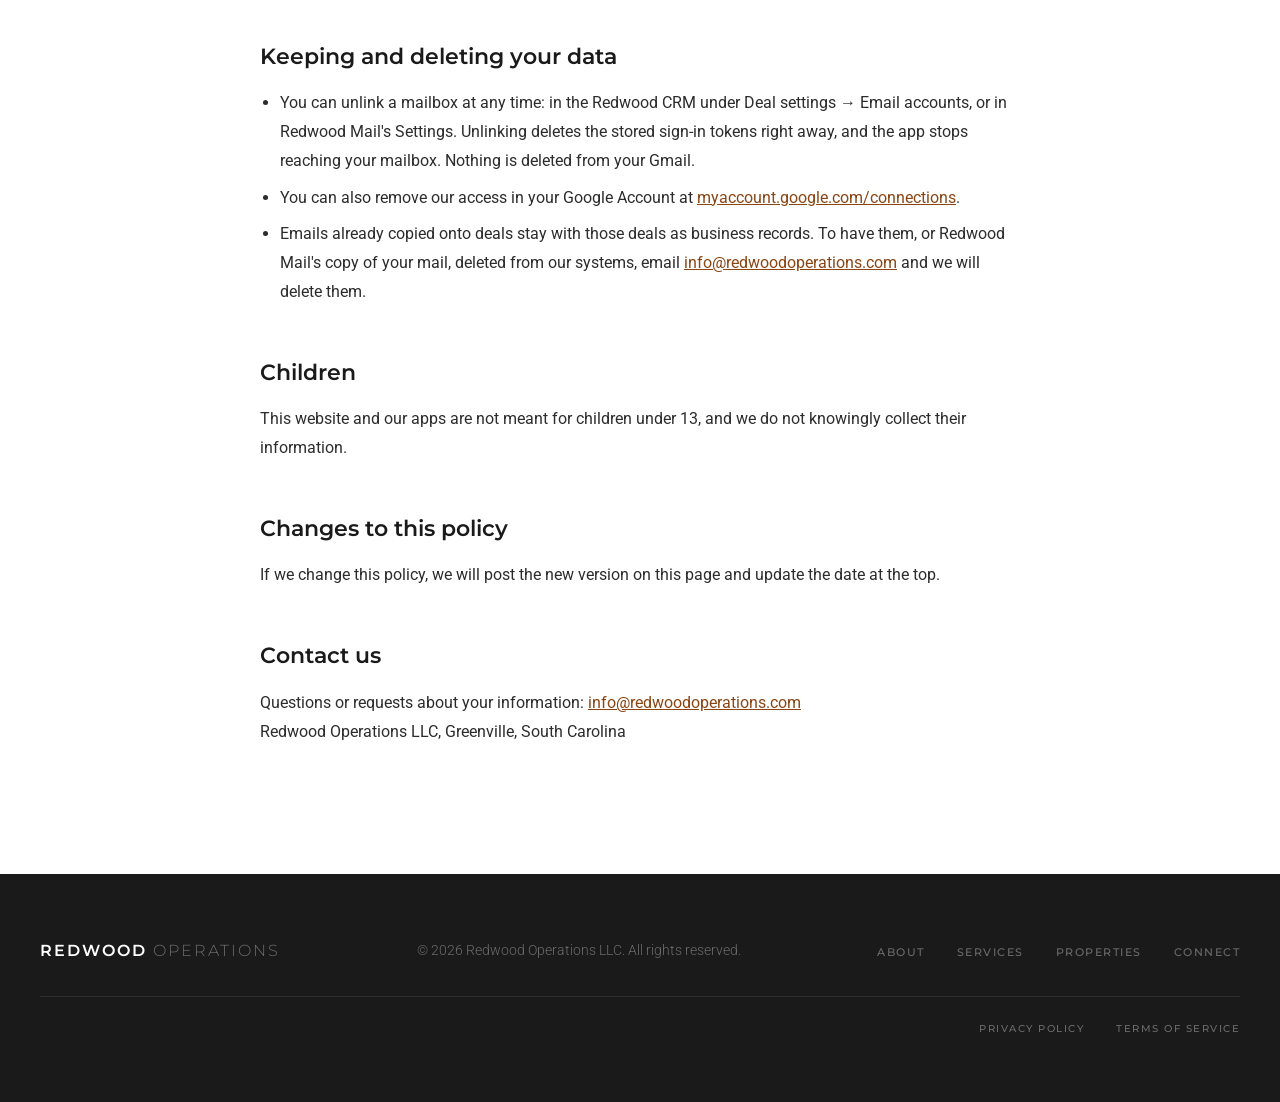
<file: privacy.html>
<!DOCTYPE html>
<html lang="en">
<head>
  <meta charset="UTF-8">
  <meta name="viewport" content="width=device-width, initial-scale=1.0">
  <title>Privacy Policy | Redwood Operations</title>
  <meta name="description" content="How Redwood Operations handles information on this website and in the apps our team uses, including Google user data.">
  <link rel="shortcut icon" type="image/x-icon" href="favicon.ico">
  <link rel="apple-touch-icon" href="apple-touch-icon.png">
  <link rel="preconnect" href="https://fonts.googleapis.com">
  <link rel="preconnect" href="https://fonts.gstatic.com" crossorigin>
  <link href="https://fonts.googleapis.com/css2?family=Montserrat:wght@300;400;500;600;700&family=Roboto:wght@300;400;500;700&display=swap" rel="stylesheet">
  <link rel="stylesheet" href="styles.css">
</head>
<body>

  <!-- Navigation -->
  <nav class="nav" id="nav">
    <div class="nav-inner">
      <a href="index.html" class="logo">Redwood <span>Operations</span></a>
      <ul class="nav-links" id="navLinks">
        <li><a href="about.html">About</a></li>
        <li><a href="services.html">Services</a></li>
        <li><a href="properties.html">Properties</a></li>
        <li><a href="approach.html">Approach</a></li>
        <li><a href="connect.html">Connect</a></li>
      </ul>
      <button class="mobile-toggle" id="mobileToggle" aria-label="Toggle navigation">
        <span></span>
        <span></span>
        <span></span>
      </button>
    </div>
  </nav>

  <!-- Page Hero -->
  <section class="page-hero">
    <div class="page-hero-content">
      <p class="page-hero-label">Legal</p>
      <h1>Privacy <strong>Policy</strong></h1>
      <p>How Redwood Operations handles information on this website and in the apps our team uses.</p>
      <div class="page-hero-divider"></div>
    </div>
  </section>

  <!-- Policy -->
  <section class="section">
    <div class="section-inner">
      <article class="legal">
        <p class="updated">Last updated November 22, 2026</p>

        <h2>Who we are</h2>
        <p>Redwood Operations LLC ("Redwood," "we," "us"), based in Greenville, South Carolina, runs this website and the business software our team uses at its subdomains, including the Redwood CRM (crm.redwoodoperations.com) and Redwood Mail (mail.redwoodoperations.com). These apps are for our own team and our affiliated companies: only people we give an account can sign in. This policy explains what information we collect, how we use it and the choices you have.</p>

        <h2>This website</h2>
        <p>redwoodoperations.com has no forms, analytics, advertising or cookies. If you email us, we use your message only to reply to you. The pages load fonts from Google Fonts, so Google receives your IP address and browser details when a page loads; Google's own privacy policy covers that.</p>

        <h2>What our apps collect</h2>
        <ul>
          <li><strong>Account details:</strong> your name, email address and what our single sign-on needs to sign you in.</li>
          <li><strong>Business records</strong> our team enters, such as properties, deals, contacts, notes and files.</li>
          <li><strong>Email</strong> from a mailbox you choose to link, as described below.</li>
        </ul>

        <h2>Linking a Google account</h2>
        <p>A team member can link their own Google account to the Redwood CRM or to Redwood Mail. We access Google user data only after you allow it on Google's consent screen, and only for the features below.</p>

        <h3>Redwood CRM: sending email from deals</h3>
        <ul>
          <li><strong>Your name and email address</strong> (<code>openid</code>, <code>email</code>, <code>profile</code>): to show which mailbox is linked.</li>
          <li><strong>Send email</strong> (<code>gmail.send</code>): to send the emails you write on a deal from your own mailbox. The CRM sends only emails you write and choose to send.</li>
          <li><strong>Read email</strong> (<code>gmail.readonly</code>): to find replies in conversations you started from the CRM and copy them onto that deal. The CRM checks which new messages belong to those conversations and downloads only those; it does not open or keep your other mail. If you have no signature set in Gmail, it reads your most recent sent emails to work out your signature and keeps only the signature.</li>
          <li><strong>Basic Gmail settings</strong> (<code>gmail.settings.basic</code>): to import your Gmail signature. The CRM only reads it.</li>
        </ul>

        <h3>Redwood Mail: an email app with AI-written drafts</h3>
        <ul>
          <li><strong>Read, send and organize email</strong> (<code>gmail.modify</code>): to show and search your mail, send the emails you write, save drafts, and archive, label, snooze or set reminders when you ask.</li>
          <li><strong>Basic Gmail settings</strong> (<code>gmail.settings.basic</code>): to use your signature.</li>
          <li><strong>Google Drive, read only</strong> (<code>drive.readonly</code>): to find and read files that help answer an email, and to attach a file to a reply. Redwood Mail never changes or deletes your files.</li>
          <li><strong>Google Calendar</strong> (<code>calendar.events</code>, <code>calendar.readonly</code>): to show your calendar, suggest times you're free, and accept or decline invitations when you ask.</li>
          <li><strong>AI drafts:</strong> to prepare draft replies and answer questions you ask about your mail, Redwood Mail sends the email thread, plus any files, calendar times and CRM records it looks up, to Anthropic's Claude model through Amazon Bedrock. Under Amazon's terms, Amazon Bedrock does not store these requests, use them to train models, or share them with the model's maker. Drafts are saved to your Gmail Drafts. The AI never sends email; only you do.</li>
          <li><strong>Read receipts:</strong> when you choose to track an email you send, Redwood Mail adds a tiny image to it and records the time it is opened. Nothing else about the recipient is recorded.</li>
        </ul>

        <h2>How we use Google user data</h2>
        <p>We use Google user data only to provide and improve the features described above for the person who linked the account.</p>
        <ul>
          <li>We do not sell it, and we do not use it for advertising.</li>
          <li>We do not use it to develop, improve or train generalized AI or machine-learning models.</li>
          <li>We share it only with the service providers that host and run our apps (Amazon Web Services, including Amazon Bedrock for Redwood Mail's drafts), when the law requires it, or as part of a merger or sale of our business, with notice to you.</li>
          <li>No one at Redwood reads it, except teammates who can open the deal a reply was copied to in the CRM, someone you ask to help with a specific message, when needed for security (for example, investigating abuse), or to comply with the law.</li>
        </ul>
        <div class="notice">
          <p>Redwood Operations' use and transfer to any other app of information received from Google APIs will adhere to the <a href="https://developers.google.com/terms/api-services-user-data-policy">Google API Services User Data Policy</a>, including the Limited Use requirements.</p>
        </div>

        <h2>Microsoft 365 mailboxes</h2>
        <p>Outlook mailboxes linked to the Redwood CRM work the same way through Microsoft Graph: the CRM sends the emails you write and copies replies in conversations you started from the CRM onto that deal.</p>

        <h2>Where data is stored and how it's protected</h2>
        <ul>
          <li>Our apps run on Amazon Web Services in the United States.</li>
          <li>The sign-in tokens that let an app reach a linked mailbox are encrypted (AES-256-GCM) and are never shown to anyone.</li>
          <li>Our apps require a Redwood sign-in, and all traffic uses HTTPS.</li>
          <li>Emails copied onto a deal are stored with that deal. Redwood Mail keeps a copy of your mail in our database and in your browser so the app is fast.</li>
        </ul>

        <h2>Keeping and deleting your data</h2>
        <ul>
          <li>You can unlink a mailbox at any time: in the Redwood CRM under Deal settings &rarr; Email accounts, or in Redwood Mail's Settings. Unlinking deletes the stored sign-in tokens right away, and the app stops reaching your mailbox. Nothing is deleted from your Gmail.</li>
          <li>You can also remove our access in your Google Account at <a href="https://myaccount.google.com/connections">myaccount.google.com/connections</a>.</li>
          <li>Emails already copied onto deals stay with those deals as business records. To have them, or Redwood Mail's copy of your mail, deleted from our systems, email <a href="mailto:info@redwoodoperations.com">info@redwoodoperations.com</a> and we will delete them.</li>
        </ul>

        <h2>Children</h2>
        <p>This website and our apps are not meant for children under 13, and we do not knowingly collect their information.</p>

        <h2>Changes to this policy</h2>
        <p>If we change this policy, we will post the new version on this page and update the date at the top.</p>

        <h2>Contact us</h2>
        <p>Questions or requests about your information: <a href="mailto:info@redwoodoperations.com">info@redwoodoperations.com</a><br>Redwood Operations LLC, Greenville, South Carolina</p>
      </article>
    </div>
  </section>

  <!-- Footer -->
  <footer class="footer">
    <div class="footer-inner">
      <a href="index.html" class="footer-logo">Redwood <span>Operations</span></a>
      <p class="footer-text">&copy; 2026 Redwood Operations LLC. All rights reserved.</p>
      <ul class="footer-links">
        <li><a href="about.html">About</a></li>
        <li><a href="services.html">Services</a></li>
        <li><a href="properties.html">Properties</a></li>
        <li><a href="connect.html">Connect</a></li>
      </ul>
    </div>
    <div class="footer-legal">
      <a href="privacy.html">Privacy Policy</a>
      <a href="terms.html">Terms of Service</a>
    </div>
  </footer>

  <script>
    const nav = document.getElementById('nav');
    window.addEventListener('scroll', () => {
      nav.classList.toggle('scrolled', window.scrollY > 50);
    });

    const mobileToggle = document.getElementById('mobileToggle');
    const navLinks = document.getElementById('navLinks');
    mobileToggle.addEventListener('click', () => {
      navLinks.classList.toggle('active');
    });

    navLinks.querySelectorAll('a').forEach(link => {
      link.addEventListener('click', () => {
        navLinks.classList.remove('active');
      });
    });
  </script>
</body>
</html>
</file>
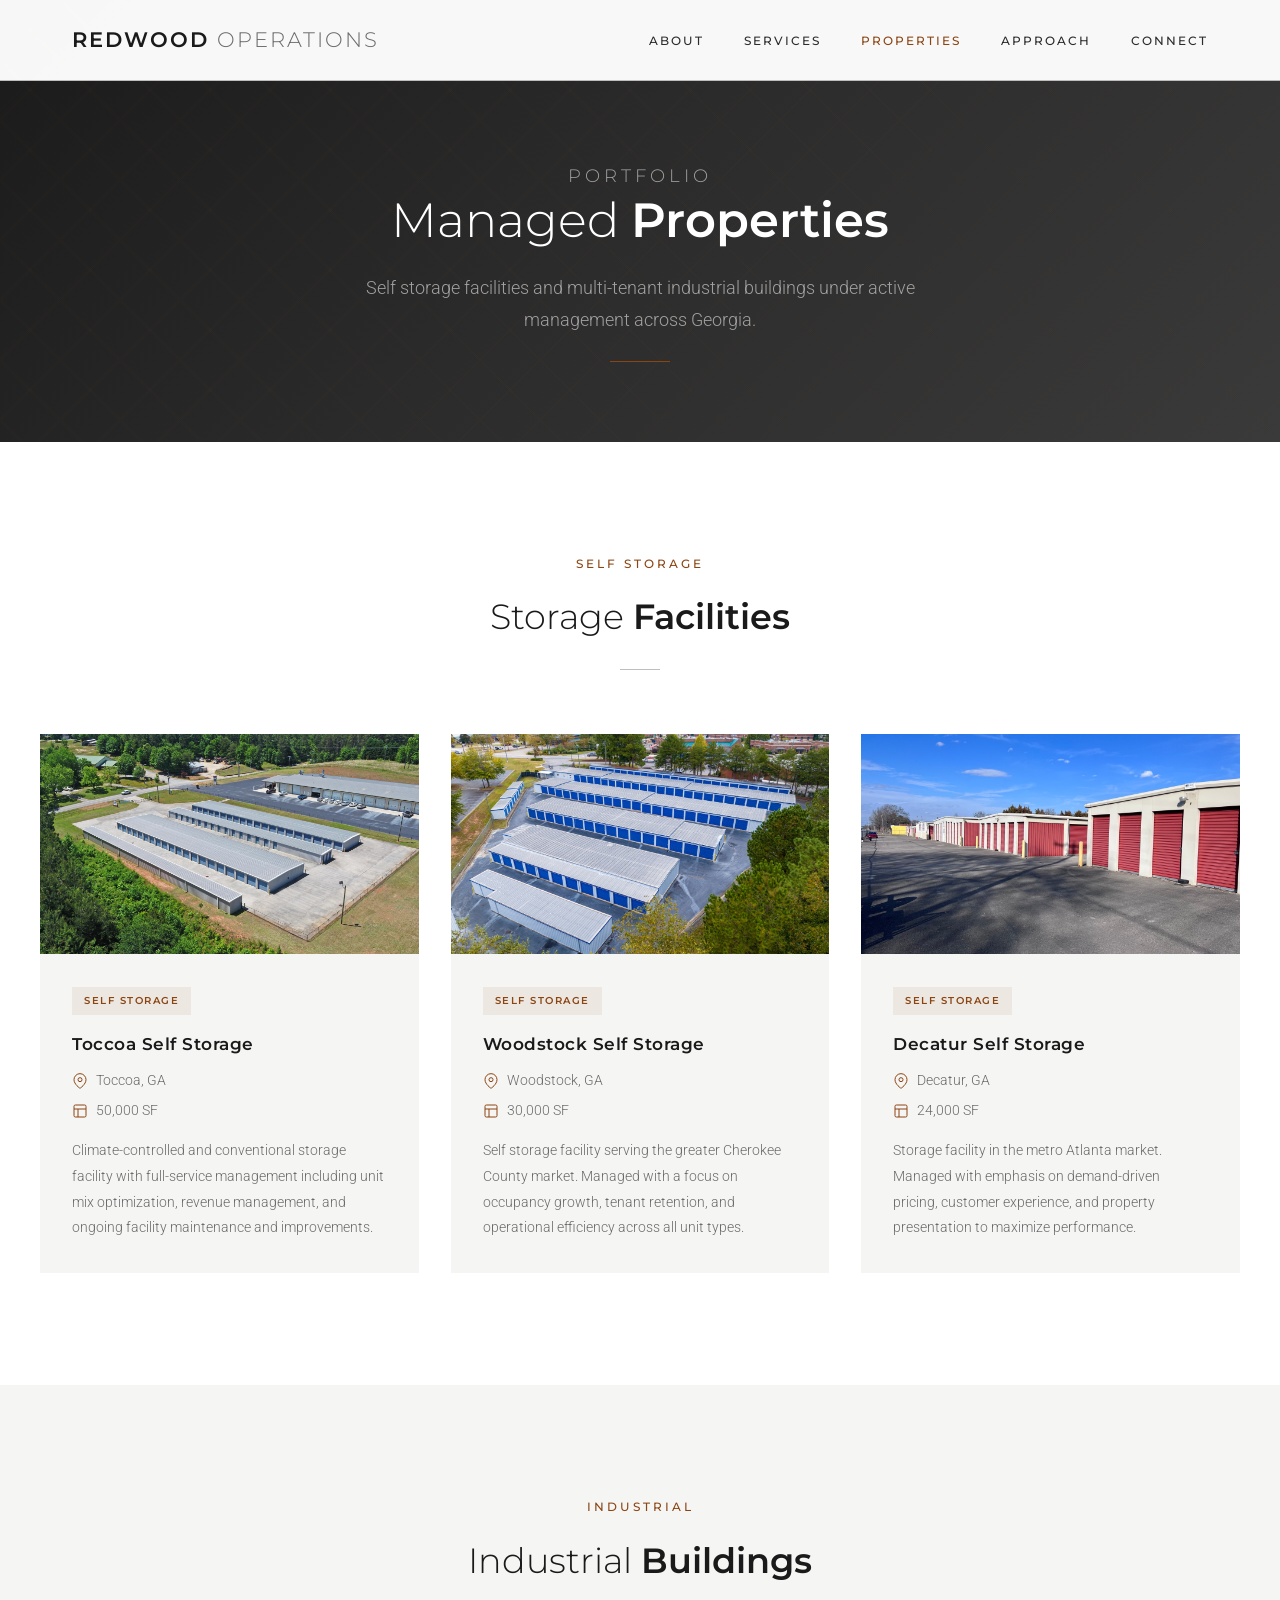
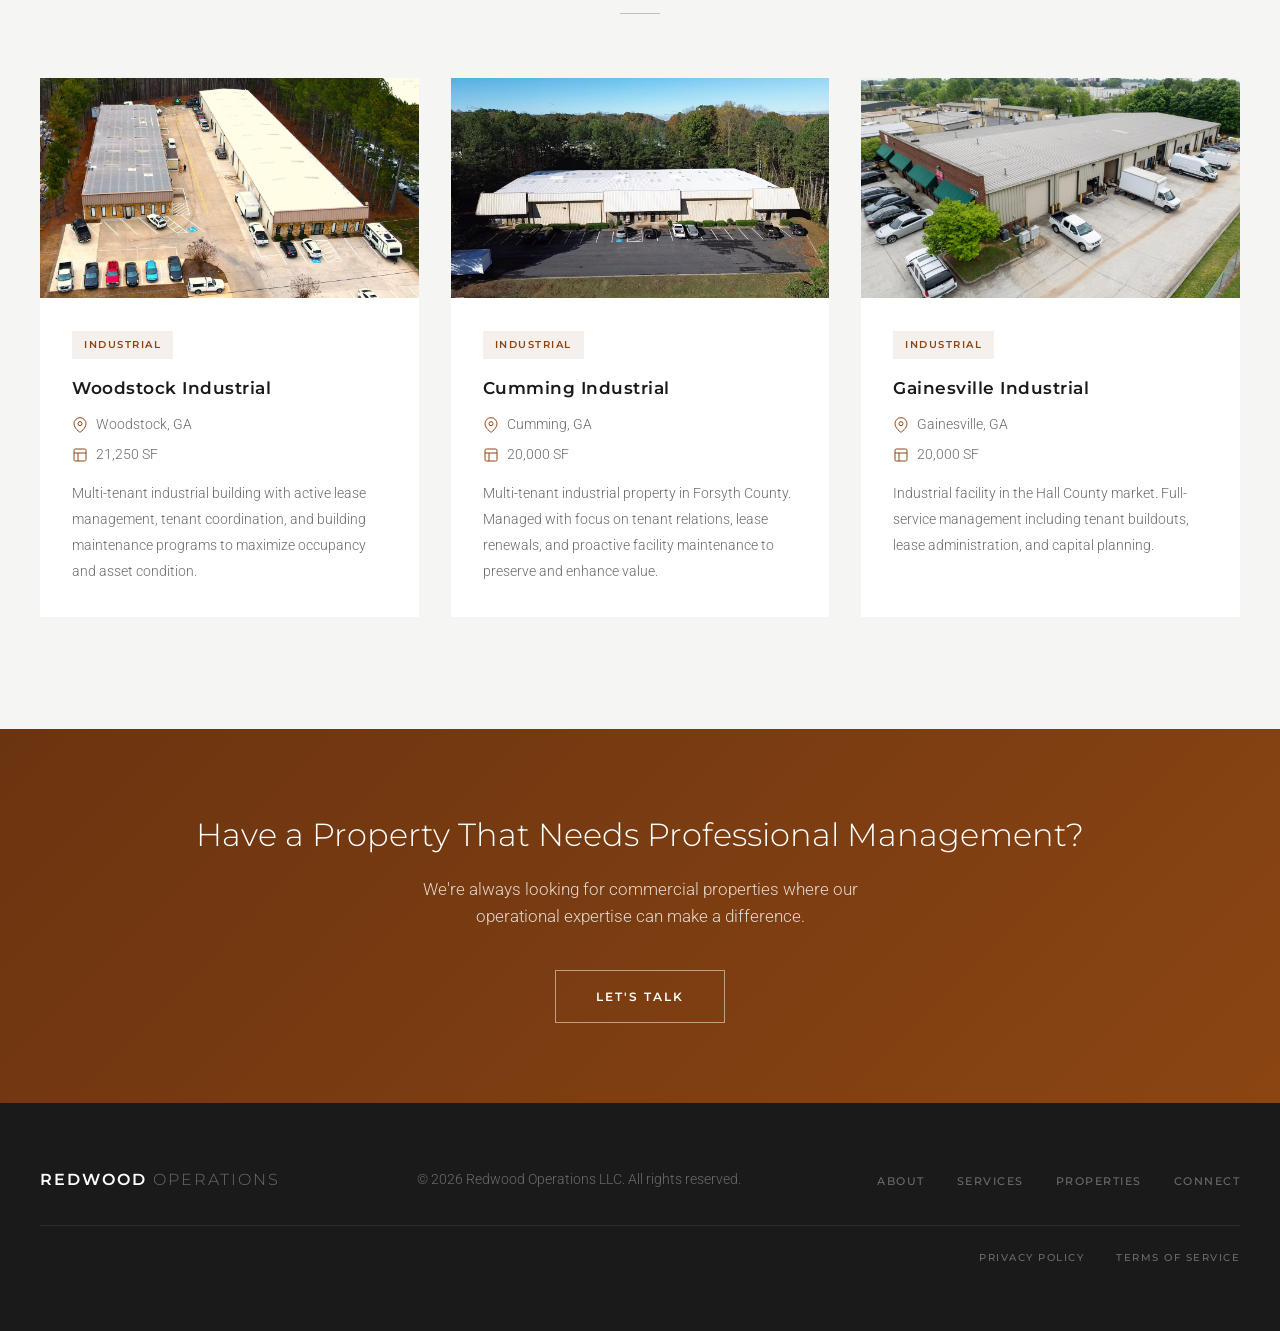
<file: properties.html>
<!DOCTYPE html>
<html lang="en">
<head>
  <meta charset="UTF-8">
  <meta name="viewport" content="width=device-width, initial-scale=1.0">
  <title>Properties | Redwood Operations</title>
  <meta name="description" content="View the commercial properties managed by Redwood Operations — self storage facilities and multi-tenant industrial buildings across Georgia.">
  <link rel="shortcut icon" type="image/x-icon" href="favicon.ico">
  <link rel="apple-touch-icon" href="apple-touch-icon.png">
  <link rel="preconnect" href="https://fonts.googleapis.com">
  <link rel="preconnect" href="https://fonts.gstatic.com" crossorigin>
  <link href="https://fonts.googleapis.com/css2?family=Montserrat:wght@300;400;500;600;700&family=Roboto:wght@300;400;500;700&display=swap" rel="stylesheet">
  <link rel="stylesheet" href="styles.css">
</head>
<body>

  <!-- Navigation -->
  <nav class="nav" id="nav">
    <div class="nav-inner">
      <a href="index.html" class="logo">Redwood <span>Operations</span></a>
      <ul class="nav-links" id="navLinks">
        <li><a href="about.html">About</a></li>
        <li><a href="services.html">Services</a></li>
        <li><a href="properties.html" class="active">Properties</a></li>
        <li><a href="approach.html">Approach</a></li>
        <li><a href="connect.html">Connect</a></li>
      </ul>
      <button class="mobile-toggle" id="mobileToggle" aria-label="Toggle navigation">
        <span></span>
        <span></span>
        <span></span>
      </button>
    </div>
  </nav>

  <!-- Page Hero -->
  <section class="page-hero">
    <div class="page-hero-content">
      <p class="page-hero-label">Portfolio</p>
      <h1>Managed <strong>Properties</strong></h1>
      <p>Self storage facilities and multi-tenant industrial buildings under active management across Georgia.</p>
      <div class="page-hero-divider"></div>
    </div>
  </section>

  <!-- Properties -->
  <section class="section properties">
    <div class="section-inner">
      <div class="section-header">
        <p class="section-label">Self Storage</p>
        <h2 class="section-title">Storage <strong>Facilities</strong></h2>
        <div class="section-divider"></div>
      </div>
      <div class="properties-grid">
        <div class="property-card">
          <img src="images/toccoa-storage.jpg" alt="Aerial view of Toccoa Self Storage facility" class="property-card-img">
          <div class="property-card-body">
            <span class="property-tag">Self Storage</span>
            <h3>Toccoa Self Storage</h3>
            <div class="property-meta">
              <div class="property-meta-item">
                <svg viewBox="0 0 24 24" xmlns="http://www.w3.org/2000/svg"><path d="M21 10c0 7-9 13-9 13s-9-6-9-13a9 9 0 0 1 18 0z"/><circle cx="12" cy="10" r="3"/></svg>
                Toccoa, GA
              </div>
              <div class="property-meta-item">
                <svg viewBox="0 0 24 24" xmlns="http://www.w3.org/2000/svg"><rect x="3" y="3" width="18" height="18" rx="2"/><line x1="3" y1="9" x2="21" y2="9"/><line x1="9" y1="21" x2="9" y2="9"/></svg>
                50,000 SF
              </div>
            </div>
            <p>Climate-controlled and conventional storage facility with full-service management including unit mix optimization, revenue management, and ongoing facility maintenance and improvements.</p>
          </div>
        </div>
        <div class="property-card">
          <img src="images/woodstock-storage.jpg" alt="Aerial view of Woodstock Self Storage facility" class="property-card-img">
          <div class="property-card-body">
            <span class="property-tag">Self Storage</span>
            <h3>Woodstock Self Storage</h3>
            <div class="property-meta">
              <div class="property-meta-item">
                <svg viewBox="0 0 24 24" xmlns="http://www.w3.org/2000/svg"><path d="M21 10c0 7-9 13-9 13s-9-6-9-13a9 9 0 0 1 18 0z"/><circle cx="12" cy="10" r="3"/></svg>
                Woodstock, GA
              </div>
              <div class="property-meta-item">
                <svg viewBox="0 0 24 24" xmlns="http://www.w3.org/2000/svg"><rect x="3" y="3" width="18" height="18" rx="2"/><line x1="3" y1="9" x2="21" y2="9"/><line x1="9" y1="21" x2="9" y2="9"/></svg>
                30,000 SF
              </div>
            </div>
            <p>Self storage facility serving the greater Cherokee County market. Managed with a focus on occupancy growth, tenant retention, and operational efficiency across all unit types.</p>
          </div>
        </div>
        <div class="property-card">
          <img src="images/decatur-storage.jpg" alt="Aerial view of Decatur Self Storage facility" class="property-card-img">
          <div class="property-card-body">
            <span class="property-tag">Self Storage</span>
            <h3>Decatur Self Storage</h3>
            <div class="property-meta">
              <div class="property-meta-item">
                <svg viewBox="0 0 24 24" xmlns="http://www.w3.org/2000/svg"><path d="M21 10c0 7-9 13-9 13s-9-6-9-13a9 9 0 0 1 18 0z"/><circle cx="12" cy="10" r="3"/></svg>
                Decatur, GA
              </div>
              <div class="property-meta-item">
                <svg viewBox="0 0 24 24" xmlns="http://www.w3.org/2000/svg"><rect x="3" y="3" width="18" height="18" rx="2"/><line x1="3" y1="9" x2="21" y2="9"/><line x1="9" y1="21" x2="9" y2="9"/></svg>
                24,000 SF
              </div>
            </div>
            <p>Storage facility in the metro Atlanta market. Managed with emphasis on demand-driven pricing, customer experience, and property presentation to maximize performance.</p>
          </div>
        </div>
      </div>
    </div>
  </section>

  <section class="section" style="background: var(--color-bg-light);">
    <div class="section-inner">
      <div class="section-header">
        <p class="section-label">Industrial</p>
        <h2 class="section-title">Industrial <strong>Buildings</strong></h2>
        <div class="section-divider"></div>
      </div>
      <div class="properties-grid">
        <div class="property-card" style="background: var(--color-white);">
          <img src="images/woodstock-industrial.jpg" alt="Aerial view of Woodstock Industrial building" class="property-card-img">
          <div class="property-card-body">
            <span class="property-tag">Industrial</span>
            <h3>Woodstock Industrial</h3>
            <div class="property-meta">
              <div class="property-meta-item">
                <svg viewBox="0 0 24 24" xmlns="http://www.w3.org/2000/svg"><path d="M21 10c0 7-9 13-9 13s-9-6-9-13a9 9 0 0 1 18 0z"/><circle cx="12" cy="10" r="3"/></svg>
                Woodstock, GA
              </div>
              <div class="property-meta-item">
                <svg viewBox="0 0 24 24" xmlns="http://www.w3.org/2000/svg"><rect x="3" y="3" width="18" height="18" rx="2"/><line x1="3" y1="9" x2="21" y2="9"/><line x1="9" y1="21" x2="9" y2="9"/></svg>
                21,250 SF
              </div>
            </div>
            <p>Multi-tenant industrial building with active lease management, tenant coordination, and building maintenance programs to maximize occupancy and asset condition.</p>
          </div>
        </div>
        <div class="property-card" style="background: var(--color-white);">
          <img src="images/cumming-industrial.png" alt="Aerial view of Cumming Industrial building" class="property-card-img">
          <div class="property-card-body">
            <span class="property-tag">Industrial</span>
            <h3>Cumming Industrial</h3>
            <div class="property-meta">
              <div class="property-meta-item">
                <svg viewBox="0 0 24 24" xmlns="http://www.w3.org/2000/svg"><path d="M21 10c0 7-9 13-9 13s-9-6-9-13a9 9 0 0 1 18 0z"/><circle cx="12" cy="10" r="3"/></svg>
                Cumming, GA
              </div>
              <div class="property-meta-item">
                <svg viewBox="0 0 24 24" xmlns="http://www.w3.org/2000/svg"><rect x="3" y="3" width="18" height="18" rx="2"/><line x1="3" y1="9" x2="21" y2="9"/><line x1="9" y1="21" x2="9" y2="9"/></svg>
                20,000 SF
              </div>
            </div>
            <p>Multi-tenant industrial property in Forsyth County. Managed with focus on tenant relations, lease renewals, and proactive facility maintenance to preserve and enhance value.</p>
          </div>
        </div>
        <div class="property-card" style="background: var(--color-white);">
          <img src="images/gainesville-industrial.jpg" alt="Aerial view of Gainesville Industrial building" class="property-card-img">
          <div class="property-card-body">
            <span class="property-tag">Industrial</span>
            <h3>Gainesville Industrial</h3>
            <div class="property-meta">
              <div class="property-meta-item">
                <svg viewBox="0 0 24 24" xmlns="http://www.w3.org/2000/svg"><path d="M21 10c0 7-9 13-9 13s-9-6-9-13a9 9 0 0 1 18 0z"/><circle cx="12" cy="10" r="3"/></svg>
                Gainesville, GA
              </div>
              <div class="property-meta-item">
                <svg viewBox="0 0 24 24" xmlns="http://www.w3.org/2000/svg"><rect x="3" y="3" width="18" height="18" rx="2"/><line x1="3" y1="9" x2="21" y2="9"/><line x1="9" y1="21" x2="9" y2="9"/></svg>
                20,000 SF
              </div>
            </div>
            <p>Industrial facility in the Hall County market. Full-service management including tenant buildouts, lease administration, and capital planning.</p>
          </div>
        </div>
      </div>
    </div>
  </section>

  <!-- CTA Banner -->
  <section class="cta-banner">
    <h2>Have a Property That Needs Professional Management?</h2>
    <p>We're always looking for commercial properties where our operational expertise can make a difference.</p>
    <a href="connect.html" class="btn btn-outline">Let's Talk</a>
  </section>

  <!-- Footer -->
  <footer class="footer">
    <div class="footer-inner">
      <a href="index.html" class="footer-logo">Redwood <span>Operations</span></a>
      <p class="footer-text">&copy; 2026 Redwood Operations LLC. All rights reserved.</p>
      <ul class="footer-links">
        <li><a href="about.html">About</a></li>
        <li><a href="services.html">Services</a></li>
        <li><a href="properties.html">Properties</a></li>
        <li><a href="connect.html">Connect</a></li>
      </ul>
    </div>
    <div class="footer-legal">
      <a href="privacy.html">Privacy Policy</a>
      <a href="terms.html">Terms of Service</a>
    </div>
  </footer>

  <script>
    const nav = document.getElementById('nav');
    window.addEventListener('scroll', () => {
      nav.classList.toggle('scrolled', window.scrollY > 50);
    });

    const mobileToggle = document.getElementById('mobileToggle');
    const navLinks = document.getElementById('navLinks');
    mobileToggle.addEventListener('click', () => {
      navLinks.classList.toggle('active');
    });

    navLinks.querySelectorAll('a').forEach(link => {
      link.addEventListener('click', () => {
        navLinks.classList.remove('active');
      });
    });
  </script>
</body>
</html>
</file>
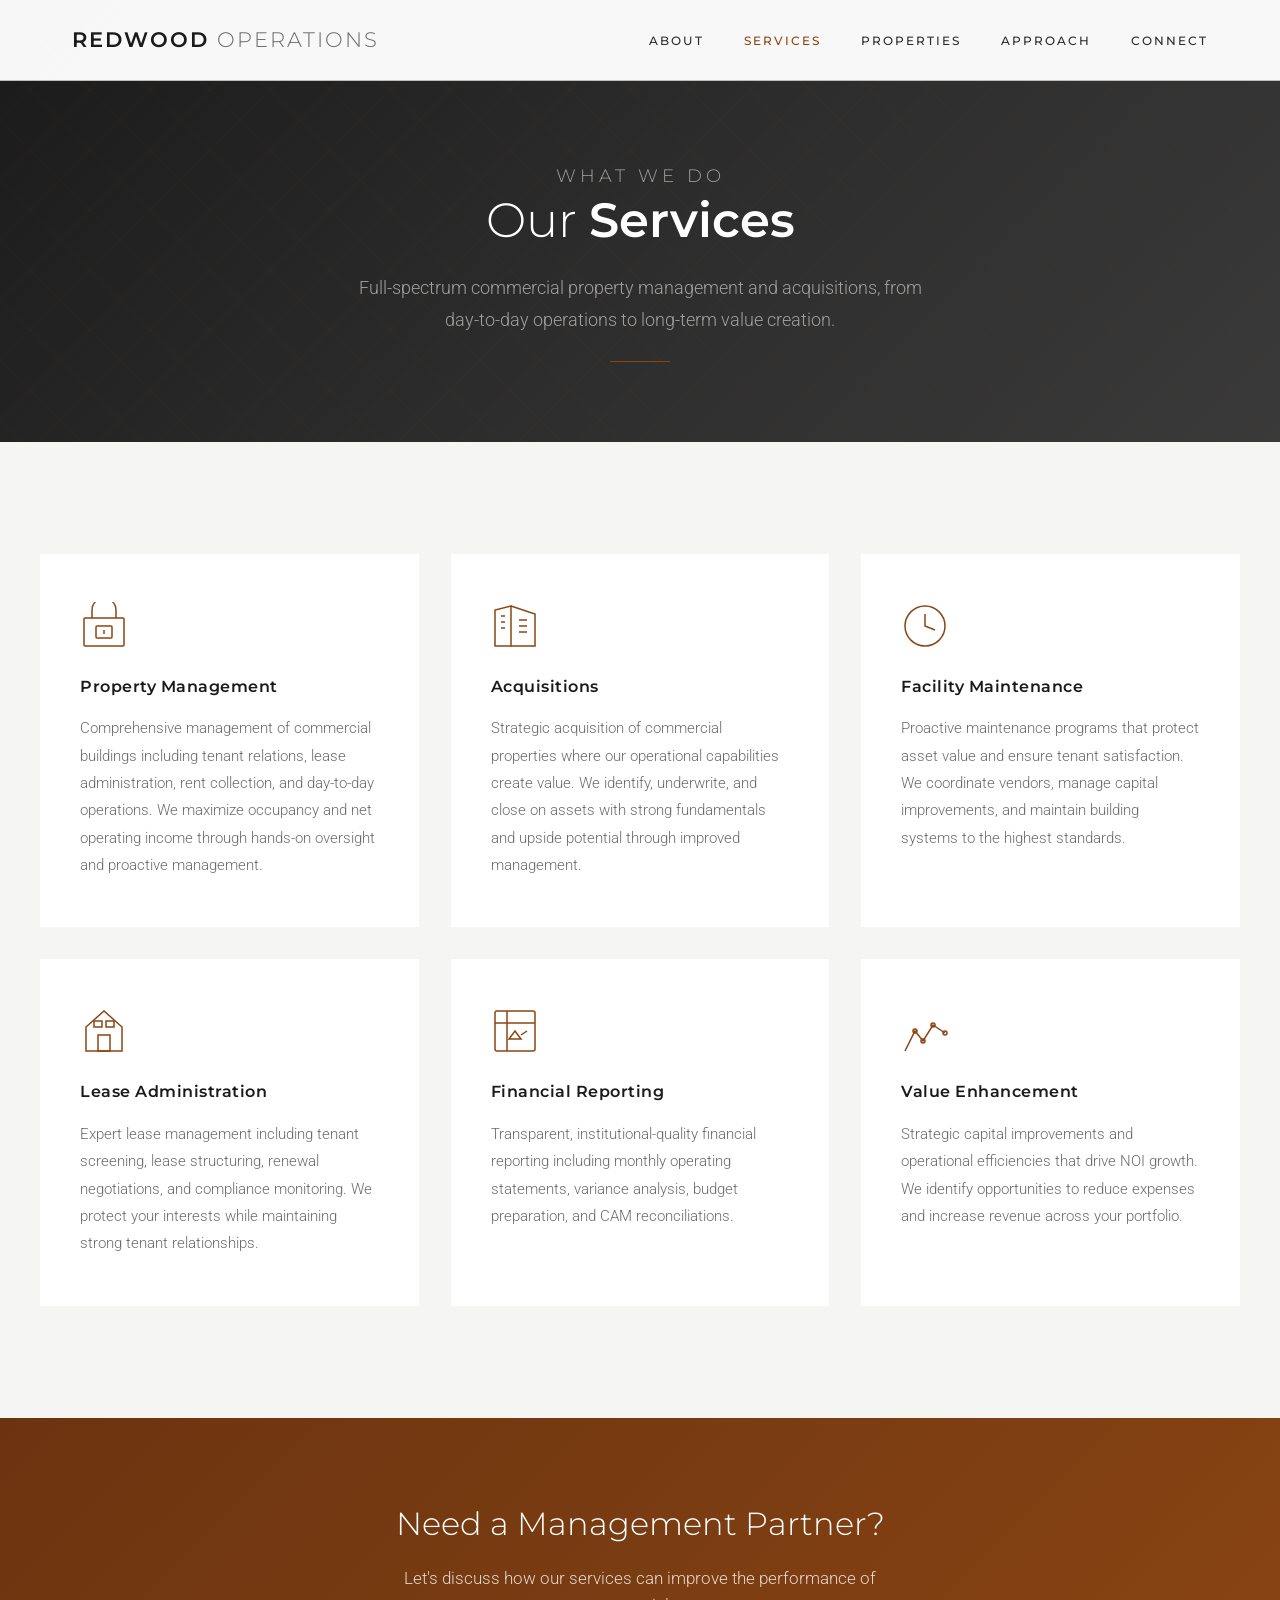
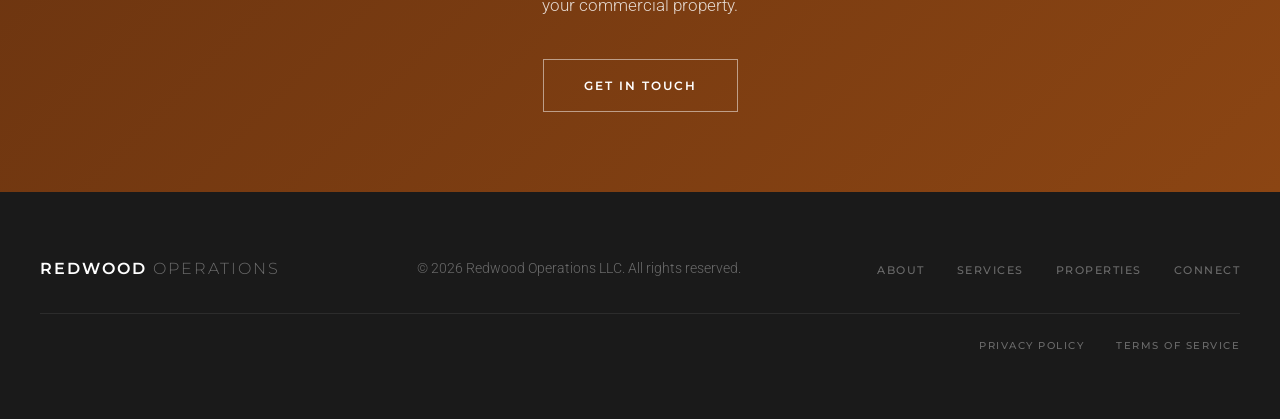
<file: services.html>
<!DOCTYPE html>
<html lang="en">
<head>
  <meta charset="UTF-8">
  <meta name="viewport" content="width=device-width, initial-scale=1.0">
  <title>Services | Redwood Operations</title>
  <meta name="description" content="Redwood Operations provides property management, acquisitions, facility maintenance, lease administration, financial reporting, and value enhancement for commercial real estate.">
  <link rel="shortcut icon" type="image/x-icon" href="favicon.ico">
  <link rel="apple-touch-icon" href="apple-touch-icon.png">
  <link rel="preconnect" href="https://fonts.googleapis.com">
  <link rel="preconnect" href="https://fonts.gstatic.com" crossorigin>
  <link href="https://fonts.googleapis.com/css2?family=Montserrat:wght@300;400;500;600;700&family=Roboto:wght@300;400;500;700&display=swap" rel="stylesheet">
  <link rel="stylesheet" href="styles.css">
</head>
<body>

  <!-- Navigation -->
  <nav class="nav" id="nav">
    <div class="nav-inner">
      <a href="index.html" class="logo">Redwood <span>Operations</span></a>
      <ul class="nav-links" id="navLinks">
        <li><a href="about.html">About</a></li>
        <li><a href="services.html" class="active">Services</a></li>
        <li><a href="properties.html">Properties</a></li>
        <li><a href="approach.html">Approach</a></li>
        <li><a href="connect.html">Connect</a></li>
      </ul>
      <button class="mobile-toggle" id="mobileToggle" aria-label="Toggle navigation">
        <span></span>
        <span></span>
        <span></span>
      </button>
    </div>
  </nav>

  <!-- Page Hero -->
  <section class="page-hero">
    <div class="page-hero-content">
      <p class="page-hero-label">What We Do</p>
      <h1>Our <strong>Services</strong></h1>
      <p>Full-spectrum commercial property management and acquisitions, from day-to-day operations to long-term value creation.</p>
      <div class="page-hero-divider"></div>
    </div>
  </section>

  <!-- Services -->
  <section class="section services">
    <div class="section-inner">
      <div class="services-grid">
        <div class="service-card">
          <div class="service-icon">
            <svg viewBox="0 0 48 48" xmlns="http://www.w3.org/2000/svg">
              <rect x="4" y="16" width="40" height="28" rx="1"/>
              <path d="M12 16V8a12 12 0 0 1 24 0v8"/>
              <rect x="16" y="24" width="16" height="12" rx="1"/>
              <line x1="24" y1="28" x2="24" y2="32"/>
            </svg>
          </div>
          <h3>Property Management</h3>
          <p>Comprehensive management of commercial buildings including tenant relations, lease administration, rent collection, and day-to-day operations. We maximize occupancy and net operating income through hands-on oversight and proactive management.</p>
        </div>
        <div class="service-card">
          <div class="service-icon">
            <svg viewBox="0 0 48 48" xmlns="http://www.w3.org/2000/svg">
              <path d="M4 44V8l16-4v40z"/>
              <path d="M20 4l24 8v32H20"/>
              <line x1="10" y1="14" x2="14" y2="14"/>
              <line x1="10" y1="20" x2="14" y2="20"/>
              <line x1="10" y1="26" x2="14" y2="26"/>
              <line x1="28" y1="18" x2="36" y2="18"/>
              <line x1="28" y1="24" x2="36" y2="24"/>
              <line x1="28" y1="30" x2="36" y2="30"/>
            </svg>
          </div>
          <h3>Acquisitions</h3>
          <p>Strategic acquisition of commercial properties where our operational capabilities create value. We identify, underwrite, and close on assets with strong fundamentals and upside potential through improved management.</p>
        </div>
        <div class="service-card">
          <div class="service-icon">
            <svg viewBox="0 0 48 48" xmlns="http://www.w3.org/2000/svg">
              <circle cx="24" cy="24" r="20"/>
              <polyline points="24,12 24,24 34,28"/>
            </svg>
          </div>
          <h3>Facility Maintenance</h3>
          <p>Proactive maintenance programs that protect asset value and ensure tenant satisfaction. We coordinate vendors, manage capital improvements, and maintain building systems to the highest standards.</p>
        </div>
        <div class="service-card">
          <div class="service-icon">
            <svg viewBox="0 0 48 48" xmlns="http://www.w3.org/2000/svg">
              <path d="M6 44V20L24 4l18 16v24H6z"/>
              <rect x="18" y="28" width="12" height="16"/>
              <rect x="14" y="14" width="8" height="6"/>
              <rect x="26" y="14" width="8" height="6"/>
            </svg>
          </div>
          <h3>Lease Administration</h3>
          <p>Expert lease management including tenant screening, lease structuring, renewal negotiations, and compliance monitoring. We protect your interests while maintaining strong tenant relationships.</p>
        </div>
        <div class="service-card">
          <div class="service-icon">
            <svg viewBox="0 0 48 48" xmlns="http://www.w3.org/2000/svg">
              <rect x="4" y="4" width="40" height="40" rx="2"/>
              <line x1="4" y1="16" x2="44" y2="16"/>
              <line x1="16" y1="4" x2="16" y2="44"/>
              <path d="M24 24l6 8h-12z"/>
              <line x1="30" y1="28" x2="36" y2="24"/>
            </svg>
          </div>
          <h3>Financial Reporting</h3>
          <p>Transparent, institutional-quality financial reporting including monthly operating statements, variance analysis, budget preparation, and CAM reconciliations.</p>
        </div>
        <div class="service-card">
          <div class="service-icon">
            <svg viewBox="0 0 48 48" xmlns="http://www.w3.org/2000/svg">
              <path d="M4 44l10-20 8 10 10-16 12 8"/>
              <circle cx="14" cy="24" r="2"/>
              <circle cx="22" cy="34" r="2"/>
              <circle cx="32" cy="18" r="2"/>
              <circle cx="44" cy="26" r="2"/>
            </svg>
          </div>
          <h3>Value Enhancement</h3>
          <p>Strategic capital improvements and operational efficiencies that drive NOI growth. We identify opportunities to reduce expenses and increase revenue across your portfolio.</p>
        </div>
      </div>
    </div>
  </section>

  <!-- CTA Banner -->
  <section class="cta-banner">
    <h2>Need a Management Partner?</h2>
    <p>Let's discuss how our services can improve the performance of your commercial property.</p>
    <a href="connect.html" class="btn btn-outline">Get in Touch</a>
  </section>

  <!-- Footer -->
  <footer class="footer">
    <div class="footer-inner">
      <a href="index.html" class="footer-logo">Redwood <span>Operations</span></a>
      <p class="footer-text">&copy; 2026 Redwood Operations LLC. All rights reserved.</p>
      <ul class="footer-links">
        <li><a href="about.html">About</a></li>
        <li><a href="services.html">Services</a></li>
        <li><a href="properties.html">Properties</a></li>
        <li><a href="connect.html">Connect</a></li>
      </ul>
    </div>
    <div class="footer-legal">
      <a href="privacy.html">Privacy Policy</a>
      <a href="terms.html">Terms of Service</a>
    </div>
  </footer>

  <script>
    const nav = document.getElementById('nav');
    window.addEventListener('scroll', () => {
      nav.classList.toggle('scrolled', window.scrollY > 50);
    });

    const mobileToggle = document.getElementById('mobileToggle');
    const navLinks = document.getElementById('navLinks');
    mobileToggle.addEventListener('click', () => {
      navLinks.classList.toggle('active');
    });

    navLinks.querySelectorAll('a').forEach(link => {
      link.addEventListener('click', () => {
        navLinks.classList.remove('active');
      });
    });
  </script>
</body>
</html>
</file>
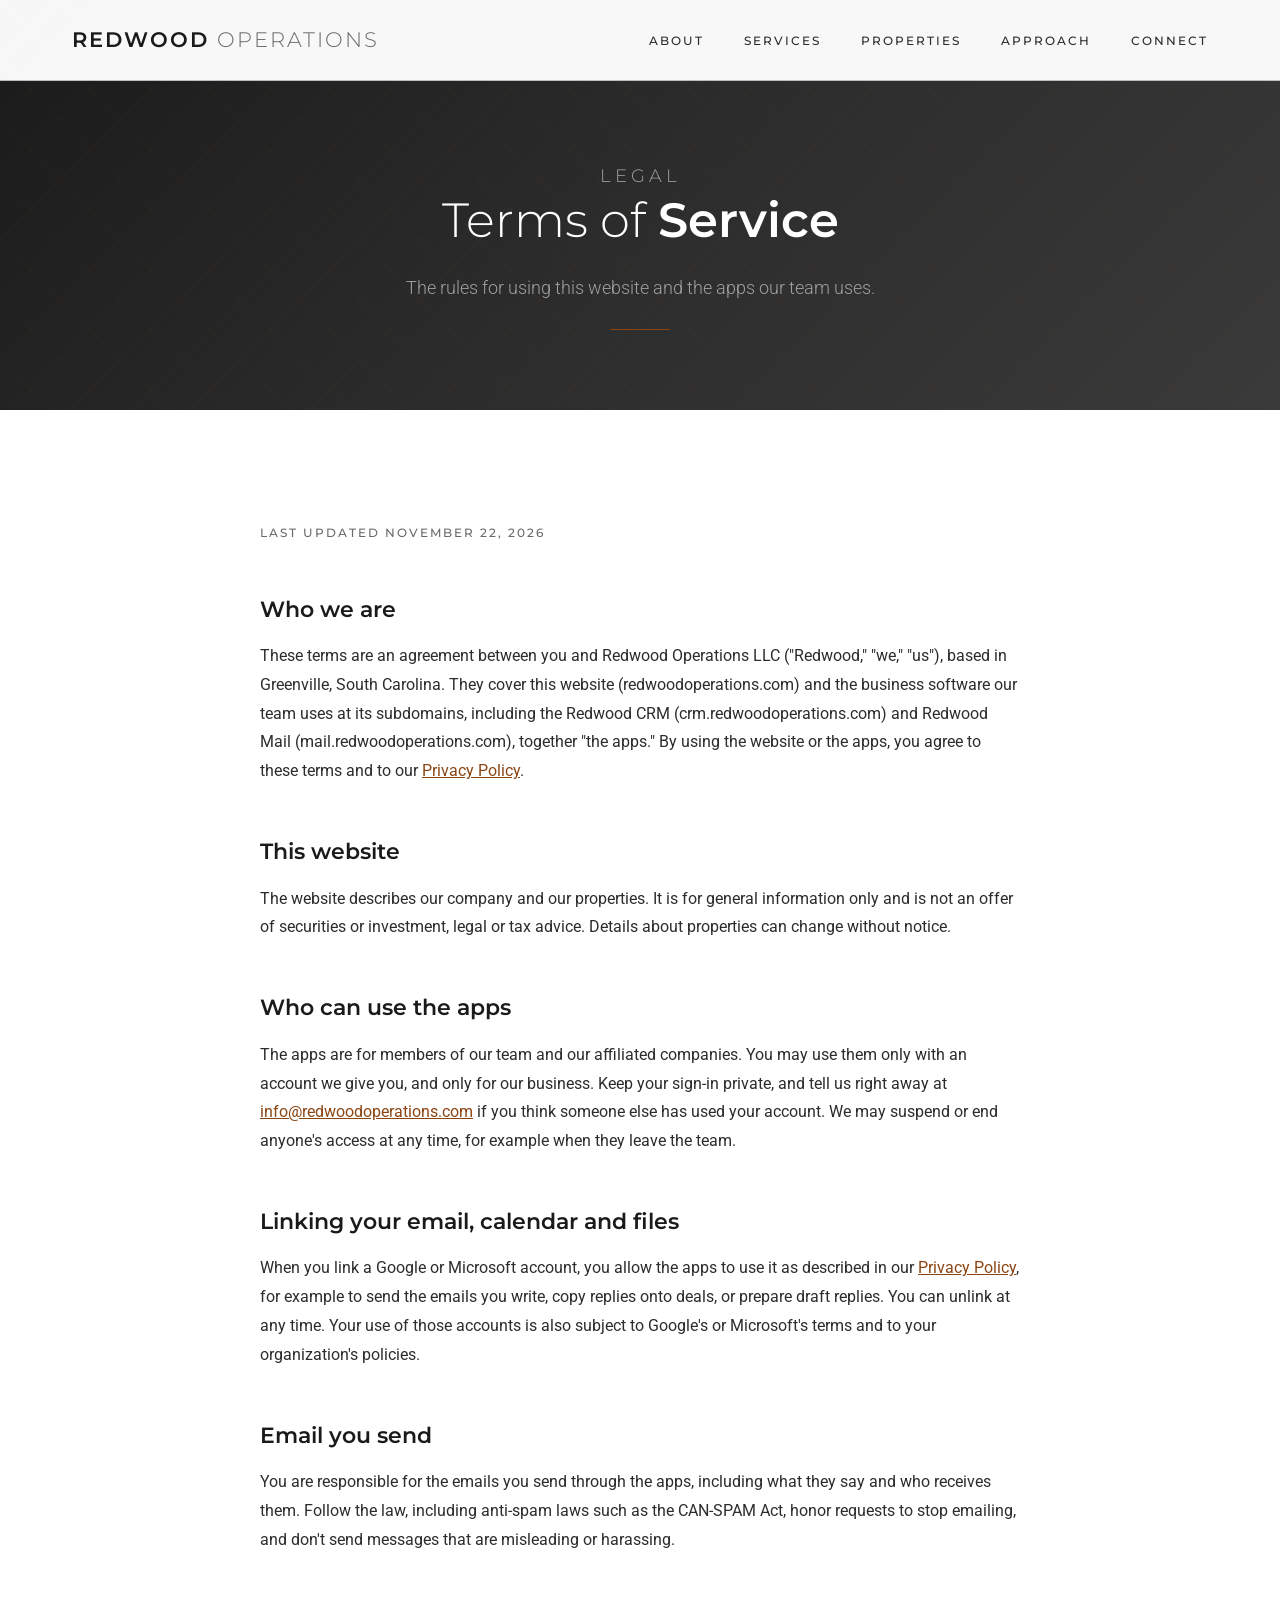
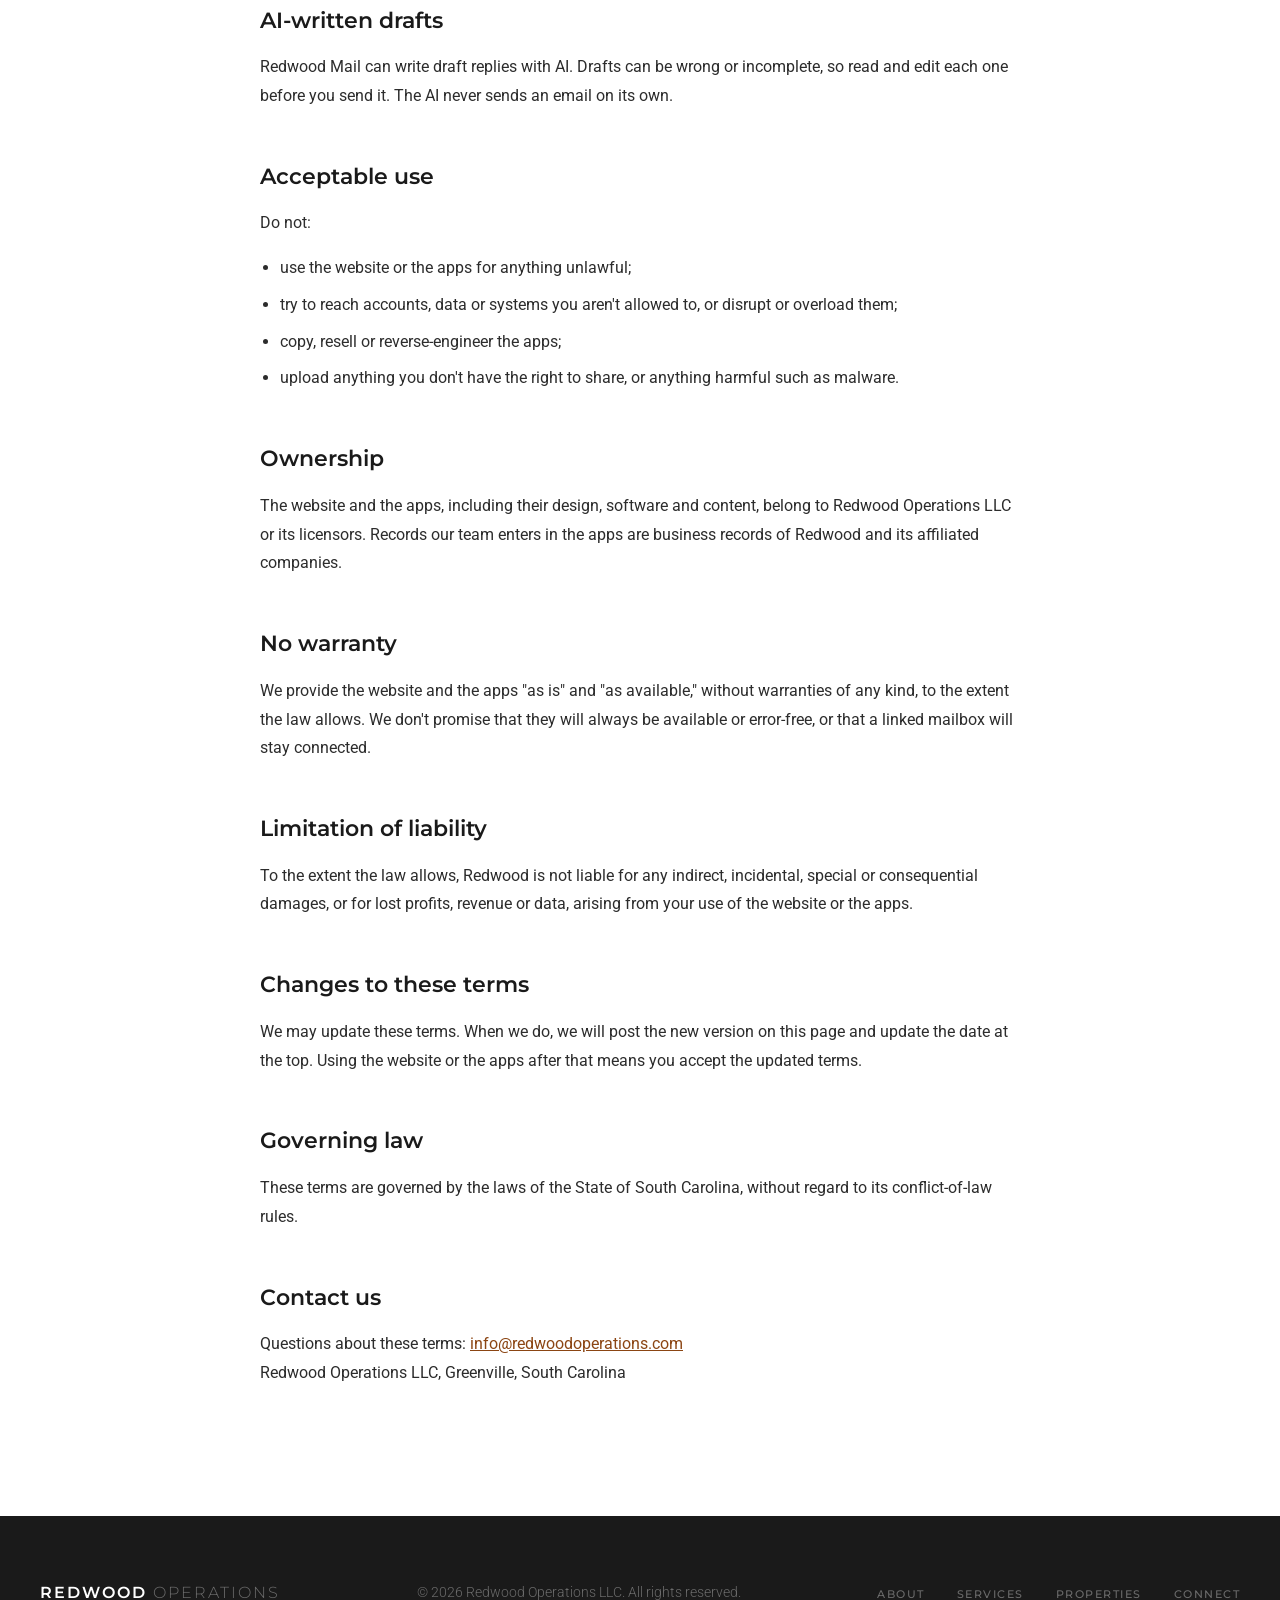
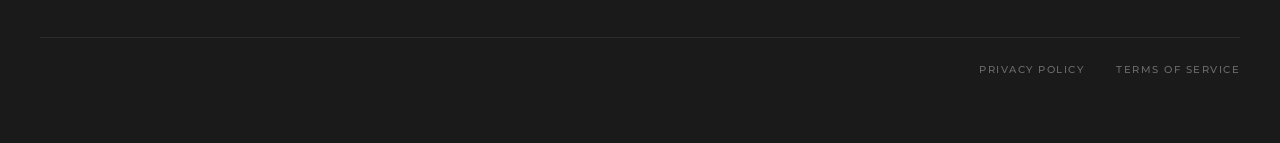
<file: terms.html>
<!DOCTYPE html>
<html lang="en">
<head>
  <meta charset="UTF-8">
  <meta name="viewport" content="width=device-width, initial-scale=1.0">
  <title>Terms of Service | Redwood Operations</title>
  <meta name="description" content="The terms for using the Redwood Operations website and the apps our team uses.">
  <link rel="shortcut icon" type="image/x-icon" href="favicon.ico">
  <link rel="apple-touch-icon" href="apple-touch-icon.png">
  <link rel="preconnect" href="https://fonts.googleapis.com">
  <link rel="preconnect" href="https://fonts.gstatic.com" crossorigin>
  <link href="https://fonts.googleapis.com/css2?family=Montserrat:wght@300;400;500;600;700&family=Roboto:wght@300;400;500;700&display=swap" rel="stylesheet">
  <link rel="stylesheet" href="styles.css">
</head>
<body>

  <!-- Navigation -->
  <nav class="nav" id="nav">
    <div class="nav-inner">
      <a href="index.html" class="logo">Redwood <span>Operations</span></a>
      <ul class="nav-links" id="navLinks">
        <li><a href="about.html">About</a></li>
        <li><a href="services.html">Services</a></li>
        <li><a href="properties.html">Properties</a></li>
        <li><a href="approach.html">Approach</a></li>
        <li><a href="connect.html">Connect</a></li>
      </ul>
      <button class="mobile-toggle" id="mobileToggle" aria-label="Toggle navigation">
        <span></span>
        <span></span>
        <span></span>
      </button>
    </div>
  </nav>

  <!-- Page Hero -->
  <section class="page-hero">
    <div class="page-hero-content">
      <p class="page-hero-label">Legal</p>
      <h1>Terms of <strong>Service</strong></h1>
      <p>The rules for using this website and the apps our team uses.</p>
      <div class="page-hero-divider"></div>
    </div>
  </section>

  <!-- Terms -->
  <section class="section">
    <div class="section-inner">
      <article class="legal">
        <p class="updated">Last updated November 22, 2026</p>

        <h2>Who we are</h2>
        <p>These terms are an agreement between you and Redwood Operations LLC ("Redwood," "we," "us"), based in Greenville, South Carolina. They cover this website (redwoodoperations.com) and the business software our team uses at its subdomains, including the Redwood CRM (crm.redwoodoperations.com) and Redwood Mail (mail.redwoodoperations.com), together "the apps." By using the website or the apps, you agree to these terms and to our <a href="privacy.html">Privacy Policy</a>.</p>

        <h2>This website</h2>
        <p>The website describes our company and our properties. It is for general information only and is not an offer of securities or investment, legal or tax advice. Details about properties can change without notice.</p>

        <h2>Who can use the apps</h2>
        <p>The apps are for members of our team and our affiliated companies. You may use them only with an account we give you, and only for our business. Keep your sign-in private, and tell us right away at <a href="mailto:info@redwoodoperations.com">info@redwoodoperations.com</a> if you think someone else has used your account. We may suspend or end anyone's access at any time, for example when they leave the team.</p>

        <h2>Linking your email, calendar and files</h2>
        <p>When you link a Google or Microsoft account, you allow the apps to use it as described in our <a href="privacy.html">Privacy Policy</a>, for example to send the emails you write, copy replies onto deals, or prepare draft replies. You can unlink at any time. Your use of those accounts is also subject to Google's or Microsoft's terms and to your organization's policies.</p>

        <h2>Email you send</h2>
        <p>You are responsible for the emails you send through the apps, including what they say and who receives them. Follow the law, including anti-spam laws such as the CAN-SPAM Act, honor requests to stop emailing, and don't send messages that are misleading or harassing.</p>

        <h2>AI-written drafts</h2>
        <p>Redwood Mail can write draft replies with AI. Drafts can be wrong or incomplete, so read and edit each one before you send it. The AI never sends an email on its own.</p>

        <h2>Acceptable use</h2>
        <p>Do not:</p>
        <ul>
          <li>use the website or the apps for anything unlawful;</li>
          <li>try to reach accounts, data or systems you aren't allowed to, or disrupt or overload them;</li>
          <li>copy, resell or reverse-engineer the apps;</li>
          <li>upload anything you don't have the right to share, or anything harmful such as malware.</li>
        </ul>

        <h2>Ownership</h2>
        <p>The website and the apps, including their design, software and content, belong to Redwood Operations LLC or its licensors. Records our team enters in the apps are business records of Redwood and its affiliated companies.</p>

        <h2>No warranty</h2>
        <p>We provide the website and the apps "as is" and "as available," without warranties of any kind, to the extent the law allows. We don't promise that they will always be available or error-free, or that a linked mailbox will stay connected.</p>

        <h2>Limitation of liability</h2>
        <p>To the extent the law allows, Redwood is not liable for any indirect, incidental, special or consequential damages, or for lost profits, revenue or data, arising from your use of the website or the apps.</p>

        <h2>Changes to these terms</h2>
        <p>We may update these terms. When we do, we will post the new version on this page and update the date at the top. Using the website or the apps after that means you accept the updated terms.</p>

        <h2>Governing law</h2>
        <p>These terms are governed by the laws of the State of South Carolina, without regard to its conflict-of-law rules.</p>

        <h2>Contact us</h2>
        <p>Questions about these terms: <a href="mailto:info@redwoodoperations.com">info@redwoodoperations.com</a><br>Redwood Operations LLC, Greenville, South Carolina</p>
      </article>
    </div>
  </section>

  <!-- Footer -->
  <footer class="footer">
    <div class="footer-inner">
      <a href="index.html" class="footer-logo">Redwood <span>Operations</span></a>
      <p class="footer-text">&copy; 2026 Redwood Operations LLC. All rights reserved.</p>
      <ul class="footer-links">
        <li><a href="about.html">About</a></li>
        <li><a href="services.html">Services</a></li>
        <li><a href="properties.html">Properties</a></li>
        <li><a href="connect.html">Connect</a></li>
      </ul>
    </div>
    <div class="footer-legal">
      <a href="privacy.html">Privacy Policy</a>
      <a href="terms.html">Terms of Service</a>
    </div>
  </footer>

  <script>
    const nav = document.getElementById('nav');
    window.addEventListener('scroll', () => {
      nav.classList.toggle('scrolled', window.scrollY > 50);
    });

    const mobileToggle = document.getElementById('mobileToggle');
    const navLinks = document.getElementById('navLinks');
    mobileToggle.addEventListener('click', () => {
      navLinks.classList.toggle('active');
    });

    navLinks.querySelectorAll('a').forEach(link => {
      link.addEventListener('click', () => {
        navLinks.classList.remove('active');
      });
    });
  </script>
</body>
</html>
</file>
<file: styles.css>
*, *::before, *::after {
  margin: 0;
  padding: 0;
  box-sizing: border-box;
}

:root {
  --color-dark: #1a1a1a;
  --color-body: #2c2c2c;
  --color-mid: #6b6b6b;
  --color-light: #a0a0a0;
  --color-border: #bebebe;
  --color-bg-light: #f5f5f3;
  --color-white: #ffffff;
  --color-accent: #8b4513;
  --color-accent-dark: #6b3410;
  --font-heading: 'Montserrat', sans-serif;
  --font-body: 'Roboto', sans-serif;
}

html {
  scroll-behavior: smooth;
}

body {
  font-family: var(--font-body);
  color: var(--color-body);
  line-height: 1.6;
  -webkit-font-smoothing: antialiased;
}

/* Navigation */
.nav {
  position: fixed;
  top: 0;
  left: 0;
  right: 0;
  z-index: 100;
  background: rgba(255, 255, 255, 0.97);
  border-bottom: 1px solid var(--color-border);
  transition: box-shadow 0.3s ease;
}

.nav.scrolled {
  box-shadow: 0 2px 20px rgba(0, 0, 0, 0.08);
}

.nav-inner {
  max-width: 1200px;
  margin: 0 auto;
  padding: 0 2rem;
  display: flex;
  align-items: center;
  justify-content: space-between;
  height: 80px;
}

.logo {
  font-family: var(--font-heading);
  font-size: 1.3rem;
  font-weight: 600;
  letter-spacing: 2px;
  color: var(--color-dark);
  text-decoration: none;
  text-transform: uppercase;
}

.logo span {
  font-weight: 300;
  color: var(--color-mid);
}

.nav-links {
  display: flex;
  align-items: center;
  gap: 2.5rem;
  list-style: none;
}

.nav-links a {
  font-family: var(--font-heading);
  font-size: 0.75rem;
  font-weight: 500;
  letter-spacing: 2px;
  text-transform: uppercase;
  color: var(--color-body);
  text-decoration: none;
  transition: color 0.3s ease;
}

.nav-links a:hover,
.nav-links a.active {
  color: var(--color-accent);
}

.mobile-toggle {
  display: none;
  background: none;
  border: none;
  cursor: pointer;
  padding: 0.5rem;
}

.mobile-toggle span {
  display: block;
  width: 24px;
  height: 2px;
  background: var(--color-dark);
  margin: 5px 0;
  transition: all 0.3s ease;
}

/* Hero */
.hero {
  position: relative;
  min-height: 100vh;
  display: flex;
  align-items: center;
  justify-content: center;
  background: linear-gradient(135deg, #1a1a1a 0%, #2c2c2c 50%, #3a3a3a 100%);
  overflow: hidden;
}

.hero::before {
  content: '';
  position: absolute;
  top: 0;
  left: 0;
  right: 0;
  bottom: 0;
  background:
    linear-gradient(45deg, transparent 48%, rgba(139, 69, 19, 0.03) 49%, rgba(139, 69, 19, 0.03) 51%, transparent 52%),
    linear-gradient(-45deg, transparent 48%, rgba(139, 69, 19, 0.03) 49%, rgba(139, 69, 19, 0.03) 51%, transparent 52%);
  background-size: 60px 60px;
}

.hero-content {
  position: relative;
  text-align: center;
  padding: 2rem;
  max-width: 900px;
}

.hero-tagline {
  font-family: var(--font-heading);
  font-size: 0.85rem;
  font-weight: 500;
  letter-spacing: 4px;
  text-transform: uppercase;
  color: var(--color-accent);
  margin-bottom: 2rem;
}

.hero h1 {
  font-family: var(--font-heading);
  font-size: 3.5rem;
  font-weight: 300;
  color: var(--color-white);
  line-height: 1.2;
  margin-bottom: 1.5rem;
  letter-spacing: -0.5px;
}

.hero h1 strong {
  font-weight: 600;
}

.hero-sub {
  font-family: var(--font-body);
  font-size: 1.15rem;
  font-weight: 300;
  color: var(--color-light);
  max-width: 600px;
  margin: 0 auto 3rem;
  line-height: 1.8;
}

.hero-divider {
  width: 60px;
  height: 1px;
  background: var(--color-accent);
  margin: 0 auto 3rem;
}

/* Page Hero (subpages) */
.page-hero {
  position: relative;
  padding: 10rem 2rem 5rem;
  background: linear-gradient(135deg, #1a1a1a 0%, #2c2c2c 50%, #3a3a3a 100%);
  text-align: center;
  overflow: hidden;
}

.page-hero::before {
  content: '';
  position: absolute;
  top: 0;
  left: 0;
  right: 0;
  bottom: 0;
  background:
    linear-gradient(45deg, transparent 48%, rgba(139, 69, 19, 0.03) 49%, rgba(139, 69, 19, 0.03) 51%, transparent 52%),
    linear-gradient(-45deg, transparent 48%, rgba(139, 69, 19, 0.03) 49%, rgba(139, 69, 19, 0.03) 51%, transparent 52%);
  background-size: 60px 60px;
}

.page-hero-content {
  position: relative;
  max-width: 800px;
  margin: 0 auto;
}

.page-hero-label {
  font-family: var(--font-heading);
  font-size: 0.75rem;
  font-weight: 500;
  letter-spacing: 4px;
  text-transform: uppercase;
  color: var(--color-accent);
  margin-bottom: 1.5rem;
}

.page-hero h1 {
  font-family: var(--font-heading);
  font-size: 3rem;
  font-weight: 300;
  color: var(--color-white);
  line-height: 1.2;
  margin-bottom: 1.5rem;
}

.page-hero h1 strong {
  font-weight: 600;
}

.page-hero p {
  font-size: 1.1rem;
  font-weight: 300;
  color: var(--color-light);
  line-height: 1.8;
  max-width: 600px;
  margin: 0 auto;
}

.page-hero-divider {
  width: 60px;
  height: 1px;
  background: var(--color-accent);
  margin: 1.5rem auto 0;
}

/* Buttons */
.btn-group {
  display: flex;
  gap: 1.5rem;
  justify-content: center;
  flex-wrap: wrap;
}

.btn {
  font-family: var(--font-heading);
  font-size: 0.75rem;
  font-weight: 600;
  letter-spacing: 2px;
  text-transform: uppercase;
  padding: 1rem 2.5rem;
  text-decoration: none;
  transition: all 0.3s ease;
  cursor: pointer;
  border: none;
  display: inline-block;
}

.btn-primary {
  background: var(--color-accent);
  color: var(--color-white);
}

.btn-primary:hover {
  background: var(--color-accent-dark);
}

.btn-outline {
  background: transparent;
  color: var(--color-white);
  border: 1px solid rgba(255, 255, 255, 0.3);
}

.btn-outline:hover {
  border-color: var(--color-white);
}

.btn-outline-dark {
  background: transparent;
  color: var(--color-body);
  border: 1px solid var(--color-border);
}

.btn-outline-dark:hover {
  border-color: var(--color-accent);
  color: var(--color-accent);
}

/* Sections */
.section {
  padding: 7rem 2rem;
}

.section-inner {
  max-width: 1200px;
  margin: 0 auto;
}

.section-header {
  text-align: center;
  margin-bottom: 4rem;
}

.section-label {
  font-family: var(--font-heading);
  font-size: 0.75rem;
  font-weight: 500;
  letter-spacing: 3px;
  text-transform: uppercase;
  color: var(--color-accent);
  margin-bottom: 1rem;
}

.section-title {
  font-family: var(--font-heading);
  font-size: 2.2rem;
  font-weight: 300;
  color: var(--color-dark);
  margin-bottom: 1rem;
}

.section-title strong {
  font-weight: 600;
}

.section-divider {
  width: 40px;
  height: 1px;
  background: var(--color-border);
  margin: 1.5rem auto 0;
}

/* About */
.about {
  background: var(--color-white);
}

.about-grid {
  display: grid;
  grid-template-columns: 1fr 1fr;
  gap: 5rem;
  align-items: center;
}

.about-text p {
  font-size: 1.05rem;
  font-weight: 300;
  color: var(--color-body);
  line-height: 1.9;
  margin-bottom: 1.5rem;
}

.about-stats {
  display: grid;
  grid-template-columns: 1fr 1fr;
  gap: 2rem;
}

.stat {
  padding: 2rem;
  background: var(--color-bg-light);
  text-align: center;
}

.stat-number {
  font-family: var(--font-heading);
  font-size: 2.5rem;
  font-weight: 300;
  color: var(--color-dark);
  margin-bottom: 0.5rem;
}

.stat-label {
  font-family: var(--font-heading);
  font-size: 0.7rem;
  font-weight: 500;
  letter-spacing: 2px;
  text-transform: uppercase;
  color: var(--color-mid);
}

/* Founder */
.founder-section {
  background: var(--color-bg-light);
}

.founder-grid {
  display: grid;
  grid-template-columns: 350px 1fr;
  gap: 4rem;
  align-items: start;
}

.founder-photo {
  width: 100%;
  aspect-ratio: 3 / 4;
  object-fit: cover;
  display: block;
}

.founder-text h3 {
  font-family: var(--font-heading);
  font-size: 1.5rem;
  font-weight: 600;
  color: var(--color-dark);
  margin-bottom: 0.25rem;
}

.founder-role {
  font-family: var(--font-heading);
  font-size: 0.75rem;
  font-weight: 500;
  letter-spacing: 2px;
  text-transform: uppercase;
  color: var(--color-accent);
  margin-bottom: 2rem;
}

.founder-text p {
  font-size: 1.05rem;
  font-weight: 300;
  color: var(--color-body);
  line-height: 1.9;
  margin-bottom: 1.5rem;
}

.press-section {
  margin-top: 2.5rem;
  padding-top: 2.5rem;
  border-top: 1px solid var(--color-border);
}

.press-label {
  font-family: var(--font-heading);
  font-size: 0.7rem;
  font-weight: 600;
  letter-spacing: 2px;
  text-transform: uppercase;
  color: var(--color-dark);
  margin-bottom: 1.25rem;
}

.press-list {
  list-style: none;
  display: flex;
  flex-direction: column;
  gap: 1rem;
}

.press-link {
  display: flex;
  align-items: center;
  gap: 0.75rem;
  text-decoration: none;
  padding: 1rem 1.25rem;
  background: var(--color-white);
  transition: transform 0.2s ease, box-shadow 0.2s ease;
}

.press-link:hover {
  transform: translateX(4px);
  box-shadow: 0 4px 20px rgba(0, 0, 0, 0.06);
}

.press-link-source {
  font-family: var(--font-heading);
  font-size: 0.65rem;
  font-weight: 600;
  letter-spacing: 1px;
  text-transform: uppercase;
  color: var(--color-accent);
  white-space: nowrap;
}

.press-link-title {
  font-size: 0.95rem;
  font-weight: 400;
  color: var(--color-body);
  line-height: 1.4;
}

.press-link-arrow {
  margin-left: auto;
  font-size: 1.1rem;
  color: var(--color-light);
  flex-shrink: 0;
}

/* Contact Simple */
.contact-simple {
  text-align: center;
  max-width: 600px;
  margin: 0 auto;
}

.contact-simple h3 {
  font-family: var(--font-heading);
  font-size: 1.2rem;
  font-weight: 600;
  color: var(--color-dark);
  margin-bottom: 1.5rem;
}

.contact-simple p {
  font-size: 1.05rem;
  font-weight: 300;
  color: var(--color-mid);
  line-height: 1.9;
  margin-bottom: 2.5rem;
}

.contact-email-link {
  display: inline-flex;
  align-items: center;
  gap: 0.75rem;
  text-decoration: none;
  font-family: var(--font-heading);
  font-size: 1.3rem;
  font-weight: 500;
  color: var(--color-accent);
  letter-spacing: 0.5px;
  transition: color 0.3s ease;
}

.contact-email-link:hover {
  color: var(--color-accent-dark);
}

.contact-email-link svg {
  width: 28px;
  height: 28px;
  stroke: currentColor;
  fill: none;
  stroke-width: 1.5;
}

.contact-location {
  margin-top: 2rem;
  font-size: 0.95rem;
  font-weight: 300;
  color: var(--color-light);
}

@media (max-width: 768px) {
  .founder-grid {
    grid-template-columns: 1fr;
    gap: 2.5rem;
  }

  .founder-photo {
    max-width: 300px;
    margin: 0 auto;
  }
}

/* Services */
.services {
  background: var(--color-bg-light);
}

.services-grid {
  display: grid;
  grid-template-columns: repeat(3, 1fr);
  gap: 2rem;
}

.service-card {
  background: var(--color-white);
  padding: 3rem 2.5rem;
  transition: transform 0.3s ease, box-shadow 0.3s ease;
}

.service-card:hover {
  transform: translateY(-4px);
  box-shadow: 0 10px 40px rgba(0, 0, 0, 0.06);
}

.service-icon {
  width: 48px;
  height: 48px;
  margin-bottom: 1.5rem;
}

.service-icon svg {
  width: 100%;
  height: 100%;
  stroke: var(--color-accent);
  fill: none;
  stroke-width: 1.5;
}

.service-card h3 {
  font-family: var(--font-heading);
  font-size: 1rem;
  font-weight: 600;
  color: var(--color-dark);
  margin-bottom: 1rem;
  letter-spacing: 0.5px;
}

.service-card p {
  font-size: 0.95rem;
  font-weight: 300;
  color: var(--color-mid);
  line-height: 1.8;
}

/* Properties */
.properties {
  background: var(--color-white);
}

.properties-grid {
  display: grid;
  grid-template-columns: repeat(3, 1fr);
  gap: 2rem;
}

.property-card {
  background: var(--color-bg-light);
  overflow: hidden;
  transition: transform 0.3s ease, box-shadow 0.3s ease;
}

.property-card:hover {
  transform: translateY(-4px);
  box-shadow: 0 10px 40px rgba(0, 0, 0, 0.08);
}

.property-card-img {
  width: 100%;
  height: 220px;
  object-fit: cover;
  display: block;
}

.property-card-body {
  padding: 2rem;
}

.property-tag {
  display: inline-block;
  font-family: var(--font-heading);
  font-size: 0.65rem;
  font-weight: 600;
  letter-spacing: 1.5px;
  text-transform: uppercase;
  color: var(--color-accent);
  background: rgba(139, 69, 19, 0.08);
  padding: 0.35rem 0.75rem;
  margin-bottom: 1rem;
}

.property-card h3 {
  font-family: var(--font-heading);
  font-size: 1.05rem;
  font-weight: 600;
  color: var(--color-dark);
  margin-bottom: 0.75rem;
  letter-spacing: 0.5px;
}

.property-meta {
  display: flex;
  flex-direction: column;
  gap: 0.5rem;
  margin-bottom: 1rem;
}

.property-meta-item {
  display: flex;
  align-items: center;
  gap: 0.5rem;
  font-size: 0.85rem;
  font-weight: 300;
  color: var(--color-mid);
}

.property-meta-item svg {
  width: 16px;
  height: 16px;
  stroke: var(--color-accent);
  fill: none;
  stroke-width: 1.5;
  flex-shrink: 0;
}

.property-card p {
  font-size: 0.9rem;
  font-weight: 300;
  color: var(--color-mid);
  line-height: 1.8;
}

/* Approach */
.approach {
  background: var(--color-dark);
  color: var(--color-white);
}

.approach .section-title {
  color: var(--color-white);
}

.approach-grid {
  display: grid;
  grid-template-columns: repeat(4, 1fr);
  gap: 2rem;
}

.approach-step {
  text-align: center;
  padding: 2rem 1.5rem;
  position: relative;
}

.step-number {
  font-family: var(--font-heading);
  font-size: 3rem;
  font-weight: 200;
  color: rgba(139, 69, 19, 0.5);
  margin-bottom: 1rem;
}

.approach-step h3 {
  font-family: var(--font-heading);
  font-size: 0.85rem;
  font-weight: 600;
  letter-spacing: 1.5px;
  text-transform: uppercase;
  margin-bottom: 1rem;
}

.approach-step p {
  font-size: 0.9rem;
  font-weight: 300;
  color: var(--color-light);
  line-height: 1.8;
}

/* CTA Banner */
.cta-banner {
  background: linear-gradient(135deg, var(--color-accent-dark) 0%, var(--color-accent) 100%);
  padding: 5rem 2rem;
  text-align: center;
}

.cta-banner h2 {
  font-family: var(--font-heading);
  font-size: 2rem;
  font-weight: 300;
  color: var(--color-white);
  margin-bottom: 1rem;
}

.cta-banner p {
  font-size: 1.05rem;
  font-weight: 300;
  color: rgba(255, 255, 255, 0.8);
  margin-bottom: 2.5rem;
  max-width: 500px;
  margin-left: auto;
  margin-right: auto;
}

.cta-banner .btn-outline {
  border-color: rgba(255, 255, 255, 0.5);
}

.cta-banner .btn-outline:hover {
  border-color: var(--color-white);
  background: rgba(255, 255, 255, 0.1);
}

/* Contact */
.contact {
  background: var(--color-white);
}

.contact-grid {
  display: grid;
  grid-template-columns: 1fr 1fr;
  gap: 5rem;
}

.contact-info h3 {
  font-family: var(--font-heading);
  font-size: 1.2rem;
  font-weight: 600;
  color: var(--color-dark);
  margin-bottom: 1.5rem;
}

.contact-info p {
  font-size: 1rem;
  font-weight: 300;
  color: var(--color-mid);
  line-height: 1.9;
  margin-bottom: 2rem;
}

.contact-detail {
  display: flex;
  align-items: flex-start;
  gap: 1rem;
  margin-bottom: 1.5rem;
}

.contact-detail svg {
  width: 20px;
  height: 20px;
  stroke: var(--color-accent);
  fill: none;
  stroke-width: 1.5;
  flex-shrink: 0;
  margin-top: 2px;
}

.contact-detail-text {
  font-size: 0.95rem;
  color: var(--color-body);
  font-weight: 300;
}

.contact-detail-text strong {
  display: block;
  font-family: var(--font-heading);
  font-size: 0.7rem;
  font-weight: 600;
  letter-spacing: 2px;
  text-transform: uppercase;
  color: var(--color-dark);
  margin-bottom: 0.25rem;
}

.contact-form {
  display: flex;
  flex-direction: column;
  gap: 1.5rem;
}

.form-row {
  display: grid;
  grid-template-columns: 1fr 1fr;
  gap: 1.5rem;
}

.form-group input,
.form-group textarea {
  width: 100%;
  padding: 1rem;
  font-family: var(--font-body);
  font-size: 0.95rem;
  font-weight: 300;
  color: var(--color-body);
  background: var(--color-bg-light);
  border: 1px solid transparent;
  transition: border-color 0.3s ease;
  outline: none;
}

.form-group input:focus,
.form-group textarea:focus {
  border-color: var(--color-accent);
}

.form-group input::placeholder,
.form-group textarea::placeholder {
  color: var(--color-light);
}

.form-group textarea {
  resize: vertical;
  min-height: 150px;
}

.btn-submit {
  align-self: flex-start;
}

/* Homepage Preview Cards */
.preview-grid {
  display: grid;
  grid-template-columns: repeat(3, 1fr);
  gap: 2rem;
}

.preview-card {
  padding: 3rem 2.5rem;
  background: var(--color-white);
  transition: transform 0.3s ease, box-shadow 0.3s ease;
  text-decoration: none;
  display: block;
}

.preview-card:hover {
  transform: translateY(-4px);
  box-shadow: 0 10px 40px rgba(0, 0, 0, 0.06);
}

.preview-card .service-icon {
  margin-bottom: 1.5rem;
}

.preview-card h3 {
  font-family: var(--font-heading);
  font-size: 1rem;
  font-weight: 600;
  color: var(--color-dark);
  margin-bottom: 1rem;
  letter-spacing: 0.5px;
}

.preview-card p {
  font-size: 0.95rem;
  font-weight: 300;
  color: var(--color-mid);
  line-height: 1.8;
  margin-bottom: 1.5rem;
}

.preview-card .card-link {
  font-family: var(--font-heading);
  font-size: 0.7rem;
  font-weight: 600;
  letter-spacing: 2px;
  text-transform: uppercase;
  color: var(--color-accent);
}

/* Homepage Properties Preview */
.property-preview-grid {
  display: grid;
  grid-template-columns: repeat(3, 1fr);
  gap: 2rem;
}

.property-preview-card {
  overflow: hidden;
  background: var(--color-white);
  transition: transform 0.3s ease, box-shadow 0.3s ease;
}

.property-preview-card:hover {
  transform: translateY(-4px);
  box-shadow: 0 10px 40px rgba(0, 0, 0, 0.08);
}

.property-preview-img {
  width: 100%;
  height: 200px;
  object-fit: cover;
  display: block;
}

.property-preview-body {
  padding: 1.5rem;
}

.property-preview-body h3 {
  font-family: var(--font-heading);
  font-size: 0.95rem;
  font-weight: 600;
  color: var(--color-dark);
  margin-bottom: 0.25rem;
}

.property-preview-body p {
  font-size: 0.85rem;
  font-weight: 300;
  color: var(--color-mid);
}

/* About Page Detail */
.about-detail-grid {
  display: grid;
  grid-template-columns: 1fr 1fr;
  gap: 5rem;
  align-items: start;
}

.about-detail-text p {
  font-size: 1.05rem;
  font-weight: 300;
  color: var(--color-body);
  line-height: 1.9;
  margin-bottom: 1.5rem;
}

.about-values {
  display: grid;
  grid-template-columns: 1fr 1fr;
  gap: 2rem;
  margin-top: 3rem;
}

.value-card {
  padding: 2rem;
  background: var(--color-bg-light);
}

.value-card h3 {
  font-family: var(--font-heading);
  font-size: 0.85rem;
  font-weight: 600;
  letter-spacing: 1px;
  text-transform: uppercase;
  color: var(--color-dark);
  margin-bottom: 0.75rem;
}

.value-card p {
  font-size: 0.9rem;
  font-weight: 300;
  color: var(--color-mid);
  line-height: 1.8;
}

/* Footer */
.footer {
  background: var(--color-dark);
  padding: 4rem 2rem;
}

.footer-inner {
  max-width: 1200px;
  margin: 0 auto;
  display: flex;
  justify-content: space-between;
  align-items: center;
}

.footer-logo {
  font-family: var(--font-heading);
  font-size: 1rem;
  font-weight: 600;
  letter-spacing: 2px;
  color: var(--color-white);
  text-transform: uppercase;
  text-decoration: none;
}

.footer-logo span {
  font-weight: 300;
  color: var(--color-mid);
}

.footer-text {
  font-size: 0.85rem;
  font-weight: 300;
  color: var(--color-mid);
}

.footer-links {
  display: flex;
  gap: 2rem;
  list-style: none;
}

.footer-links a {
  font-family: var(--font-heading);
  font-size: 0.7rem;
  font-weight: 500;
  letter-spacing: 1.5px;
  text-transform: uppercase;
  color: var(--color-mid);
  text-decoration: none;
  transition: color 0.3s ease;
}

.footer-links a:hover {
  color: var(--color-white);
}

/* Footer legal links (Privacy Policy, Terms of Service) */
.footer-legal {
  max-width: 1200px;
  margin: 2rem auto 0;
  padding-top: 1.5rem;
  border-top: 1px solid #2c2c2c;
  display: flex;
  justify-content: flex-end;
  flex-wrap: wrap;
  gap: 0.5rem 2rem;
}

.footer-legal a {
  font-family: var(--font-heading);
  font-size: 0.65rem;
  font-weight: 500;
  letter-spacing: 1.5px;
  text-transform: uppercase;
  color: var(--color-mid);
  text-decoration: none;
  transition: color 0.3s ease;
}

.footer-legal a:hover {
  color: var(--color-white);
}

/* Legal pages (privacy.html, terms.html) */
.legal { max-width: 760px; margin: 0 auto; }
.legal .updated { font-family: var(--font-heading); font-size: 0.75rem; font-weight: 500; letter-spacing: 2px; text-transform: uppercase; color: var(--color-mid); margin-bottom: 2.5rem; }
.legal h2 { font-family: var(--font-heading); font-size: 1.35rem; font-weight: 600; color: var(--color-dark); margin: 3rem 0 1rem; }
.legal h3 { font-family: var(--font-heading); font-size: 1.05rem; font-weight: 600; color: var(--color-dark); margin: 2rem 0 0.75rem; }
.legal p, .legal li { font-size: 1rem; line-height: 1.8; color: var(--color-body); }
.legal p { margin-bottom: 1rem; }
.legal ul { list-style: disc; padding-left: 1.25rem; margin-bottom: 1rem; }
.legal li { margin-bottom: 0.5rem; }
.legal a { color: var(--color-accent); overflow-wrap: anywhere; }
.legal a:hover { color: var(--color-accent-dark); }
.legal code { font-size: 0.85em; background: var(--color-bg-light); padding: 0.1em 0.35em; border-radius: 3px; overflow-wrap: anywhere; }
.legal .notice { border-left: 2px solid var(--color-accent); background: var(--color-bg-light); padding: 1rem 1.25rem; margin: 1.5rem 0; }
.legal .notice p { margin: 0; }

/* Responsive */
@media (max-width: 1024px) {
  .approach-grid {
    grid-template-columns: repeat(2, 1fr);
  }
}

@media (max-width: 768px) {
  .mobile-toggle {
    display: block;
  }

  .nav-links {
    display: none;
    position: absolute;
    top: 80px;
    left: 0;
    right: 0;
    background: var(--color-white);
    flex-direction: column;
    padding: 2rem;
    border-bottom: 1px solid var(--color-border);
    gap: 1.5rem;
  }

  .nav-links.active {
    display: flex;
  }

  .hero h1 {
    font-size: 2.2rem;
  }

  .hero-sub {
    font-size: 1rem;
  }

  .page-hero h1 {
    font-size: 2rem;
  }

  .about-grid,
  .about-detail-grid,
  .contact-grid {
    grid-template-columns: 1fr;
    gap: 3rem;
  }

  .services-grid,
  .properties-grid,
  .preview-grid,
  .property-preview-grid {
    grid-template-columns: 1fr;
  }

  .approach-grid {
    grid-template-columns: 1fr;
  }

  .about-values {
    grid-template-columns: 1fr;
  }

  .form-row {
    grid-template-columns: 1fr;
  }

  .footer-inner {
    flex-direction: column;
    gap: 1.5rem;
    text-align: center;
  }

  .footer-links {
    flex-wrap: wrap;
    justify-content: center;
    gap: 0.75rem 1.5rem;
  }

  .footer-legal {
    justify-content: center;
  }

  .section {
    padding: 4rem 1.5rem;
  }
}
</file>
